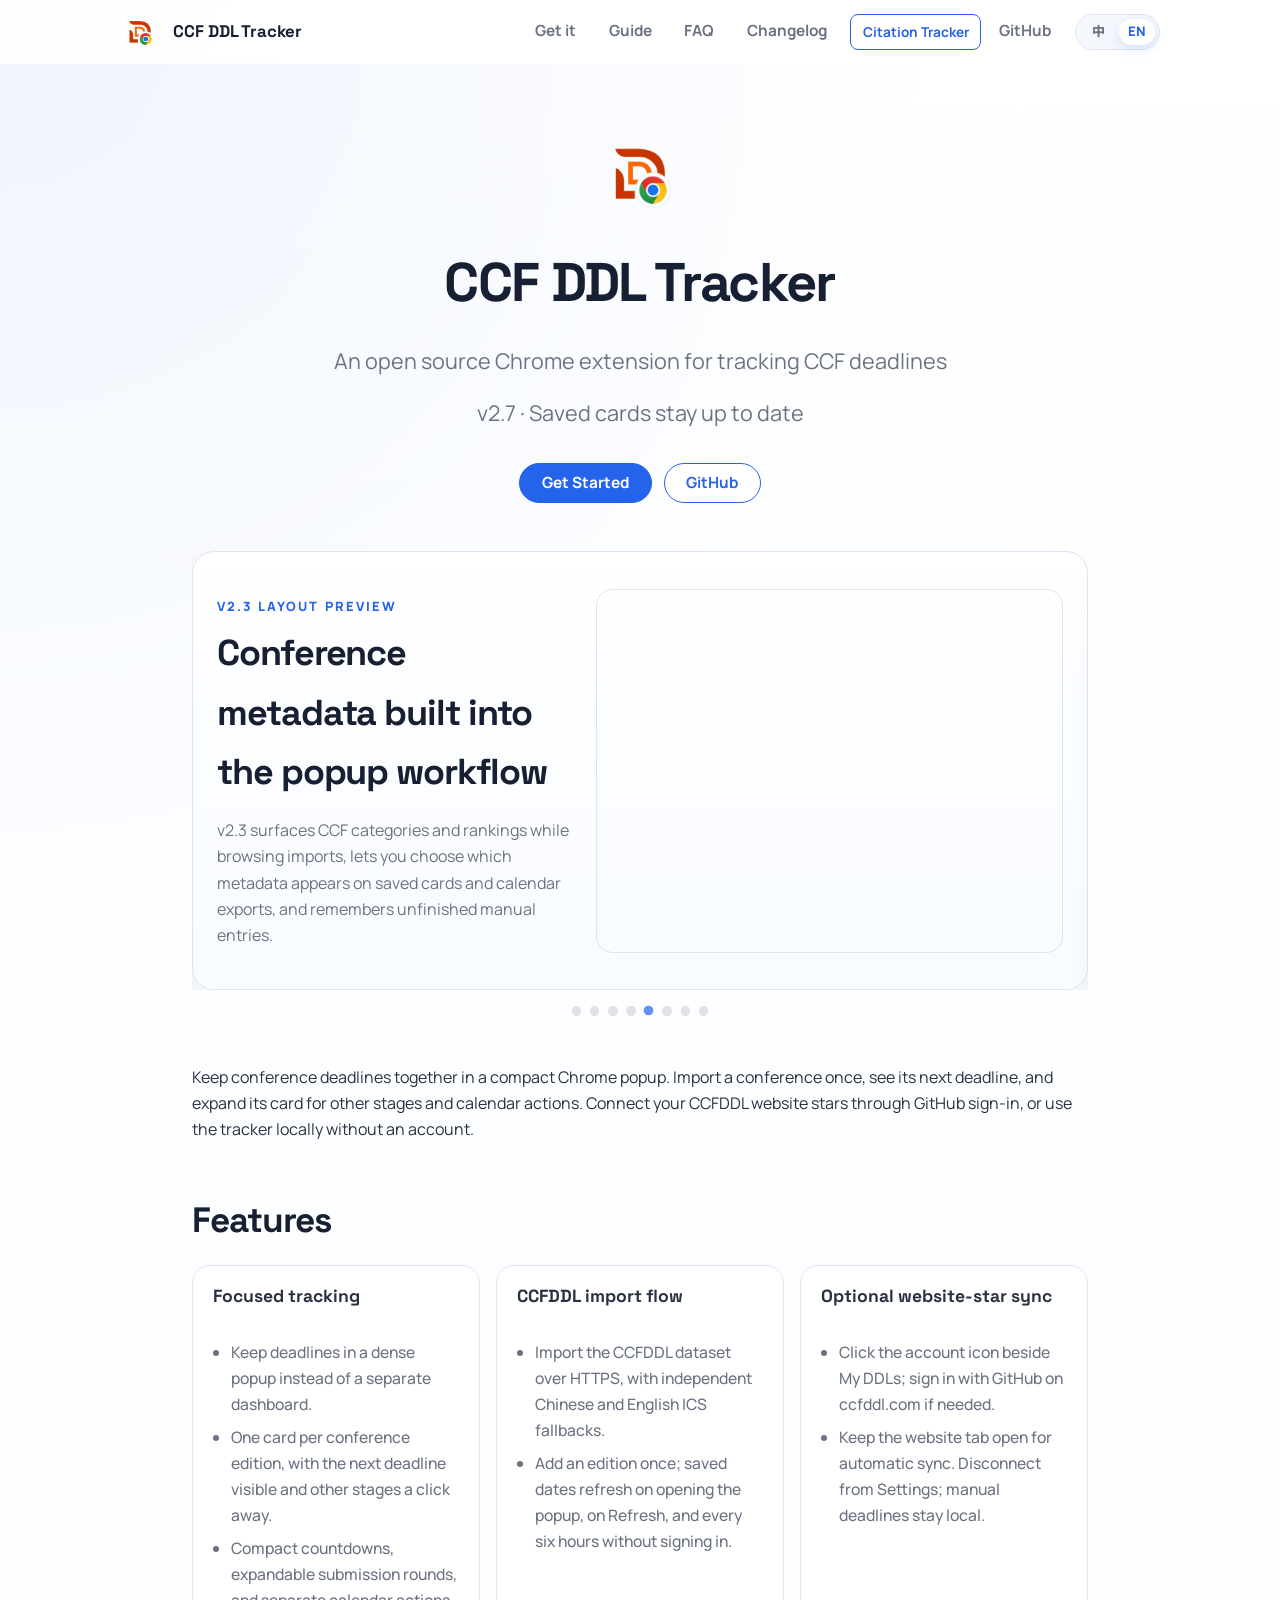
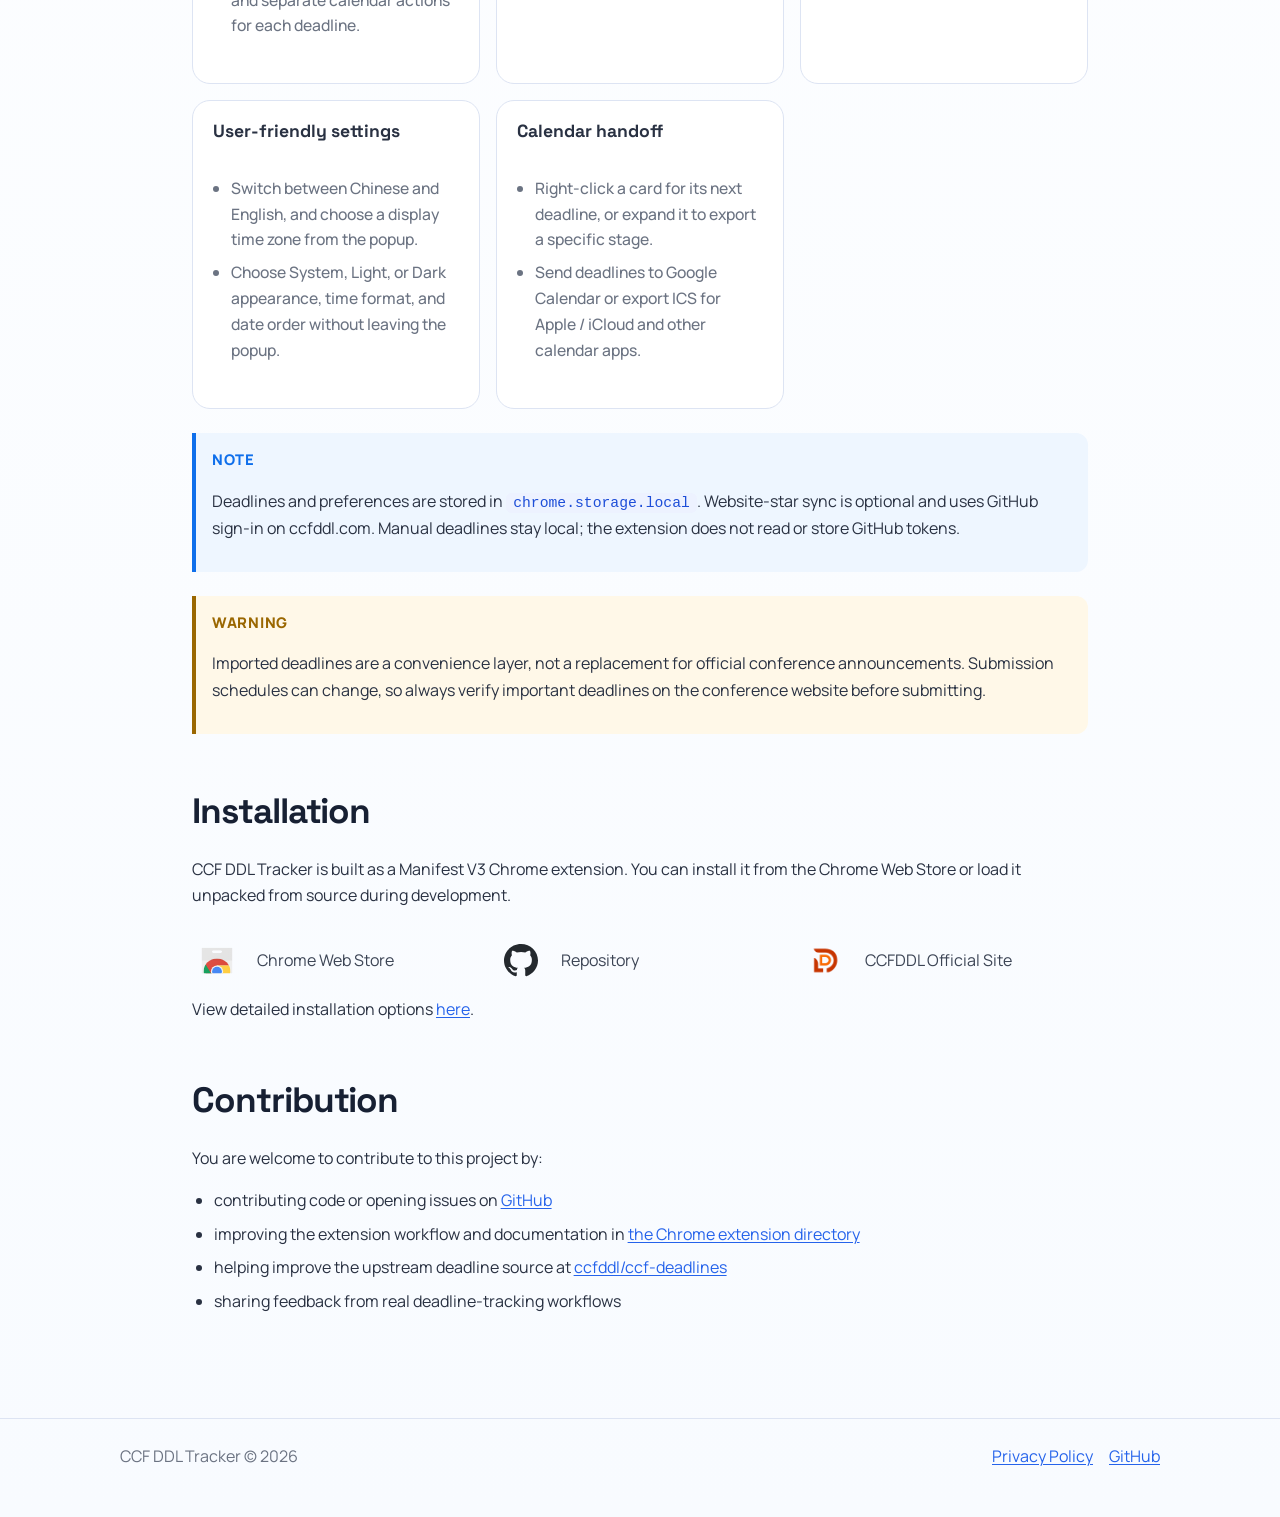
<file: website/index.html>
<!DOCTYPE html>
<html lang="en">
<head>
    <meta charset="UTF-8">
    <meta name="viewport" content="width=device-width, initial-scale=1.0">
    <meta
        name="description"
        content="CCF DDL Tracker v2.7: official deadline refresh, compact conference cards, optional CCFDDL star sync, and calendar exports."
        data-i18n-content="meta.description"
    >
    <title>CCF DDL Tracker: 一键添加和管理你的截止日期</title>
    <link rel="preconnect" href="https://fonts.googleapis.com">
    <link rel="preconnect" href="https://fonts.gstatic.com" crossorigin>
    <link
        href="https://fonts.googleapis.com/css2?family=Manrope:wght@400;500;600;700;800&amp;family=Noto+Sans+SC:wght@400;500;600;700;800&amp;family=Space+Grotesk:wght@500;700&amp;display=swap"
        rel="stylesheet"
    >
    <link rel="icon" href="./favicon-16x16.png?v=20260415-logo-large" type="image/png" sizes="16x16">
    <link rel="icon" href="./favicon-32x32.png?v=20260415-logo-large" type="image/png" sizes="32x32">
    <link rel="shortcut icon" href="./favicon-32x32.png?v=20260415-logo-large" type="image/png">
    <link rel="apple-touch-icon" href="./apple-touch-icon.png?v=20260415-logo-large">
    <link rel="stylesheet" href="./style.css">
</head>
<body class="page-home" data-page="home">
    <header class="site-header">
        <nav class="nav-shell">
            <a class="brand" href="./" aria-label="CCF DDL Tracker home" data-i18n-aria-label="brand.ariaLabel">
                <img
                    src="./ccf-ddl-tracker-logo.png"
                    alt="CCF DDL Tracker logo"
                    width="500"
                    height="500"
                    data-i18n-alt="brand.logoAlt"
                >
                <span>CCF DDL Tracker</span>
            </a>

            <button
                class="menu-toggle"
                type="button"
                aria-expanded="false"
                aria-controls="nav-panel"
                aria-label="Open site navigation"
                data-menu-toggle
                data-i18n-aria-label="menu.ariaLabel"
            >
                <span></span>
                <span></span>
                <span></span>
            </button>

            <div class="nav-panel" id="nav-panel" data-nav-panel>
                <a href="./get-it/" data-i18n="nav.getIt">Get it</a>
                <a href="./guide/" data-i18n="nav.guide">Guide</a>
                <a href="./faq/" data-i18n="nav.faq">FAQ</a>
                <a href="./changelog/" data-i18n="nav.changelog">Changelog</a>
                <a class="nav-badge" href="http://jianchengpan.space/citation-tracker/" target="_blank" rel="noopener noreferrer" data-i18n="nav.citationTracker">Citation Tracker</a>
                <a href="https://github.com/jaychempan/ccf-ddl-tracker" target="_blank" rel="noopener noreferrer" data-i18n="nav.github">GitHub</a>
                <button
                    class="language-toggle"
                    type="button"
                    aria-label="Switch website language"
                    data-lang-toggle
                    data-i18n-aria-label="langToggle.ariaLabel"
                >
                    <span data-lang-option="zh">中</span>
                    <span data-lang-option="en">EN</span>
                </button>
            </div>
        </nav>
    </header>

    <main class="site-main">
        <section class="project-info">
            <picture class="project-icon">
                <img
                    src="./ccf-ddl-tracker-logo.png"
                    alt="CCF DDL Tracker logo"
                    width="500"
                    height="500"
                    data-i18n-alt="brand.logoAlt"
                >
            </picture>
            <h1>CCF DDL Tracker</h1>
            <p class="project-subtitle" data-i18n="home.subtitle">An open source Chrome extension for tracking CCF deadlines</p>
            <p class="project-subtitle" data-i18n="home.release">v2.7 · Saved cards stay up to date</p>
        </section>

        <div class="hero-actions">
            <a class="button button-primary" href="./get-it/" data-i18n="home.primaryCta">Get Started</a>
            <a
                class="button button-secondary"
                href="https://github.com/jaychempan/ccf-ddl-tracker"
                target="_blank"
                rel="noopener noreferrer"
                data-i18n="nav.github"
            >
                GitHub
            </a>
        </div>

        <section class="preview-showcase">
            <div class="preview-scroller" data-preview-scroller>
                <article class="preview-panel" id="preview-v27" data-preview-slide>
                    <div class="preview-copy">
                        <span class="eyebrow" data-i18n="home.preview.v27.eyebrow">Version 2.7</span>
                        <h3 data-i18n="home.preview.v27.title">Saved cards follow deadline changes</h3>
                        <p data-i18n="home.preview.v27.body">Open the popup or click Refresh to sync official deadline changes without signing in. Background checks run every six hours. The image shows the v2.6 card layout as an interface reference, using example dates.</p>
                    </div>
                    <img src="./previewv2.6.png" alt="v2.6 card layout reference for CCF DDL Tracker, with example dates; v2.7 adds official deadline refresh" width="1040" height="800" fetchpriority="high" data-i18n-alt="home.preview.v27.imageAlt">
                </article>

                <article class="preview-panel" id="preview-v26" data-preview-slide>
                    <div class="preview-copy">
                        <span class="eyebrow" data-i18n="home.preview.v26.eyebrow">Version 2.6</span>
                        <h3 data-i18n="home.preview.v26.title">One conference. Every deadline.</h3>
                        <p data-i18n="home.preview.v26.body">Connect CCFDDL stars from the small account icon beside My DDLs. A compact card shows the next deadline; expand it for submission rounds, calendar actions, and individual stages. Light and dark previews use example data.</p>
                    </div>
                    <img src="./previewv2.6.png" alt="CCF DDL Tracker v2.6 light and dark previews showing the account icon, a compact conference card and expanded submission stages, using example dates" width="1040" height="800" loading="lazy" data-i18n-alt="home.preview.v26.imageAlt">
                </article>

                <article class="preview-panel" id="preview-v25" data-preview-slide>
                    <div class="preview-copy">
                        <span class="eyebrow" data-i18n="home.preview.v25.eyebrow">Version 2.5</span>
                        <h3 data-i18n="home.preview.v25.title">Familiar appearance, less startup work</h3>
                        <p data-i18n="home.preview.v25.body">Keep the original toolbar clock and your Light / Dark settings. v2.5 schedules badges when their display changes, loads conference parsing only when you search, and recovers through independent calendar feeds when the main import source fails.</p>
                    </div>
                    <img
                        src="./previewv2.5.svg"
                        alt="Illustration of CCF DDL Tracker v2.5 with the familiar light and dark interface, saved deadlines, theme settings, and local-loading retry"
                        width="1040"
                        height="800"
                        loading="lazy"
                        data-i18n-alt="home.preview.v25.imageAlt"
                    >
                </article>

                <article class="preview-panel" id="preview-v24" data-preview-slide>
                    <div class="preview-copy">
                        <span class="eyebrow" data-i18n="home.preview.v24.eyebrow">Version 2.4</span>
                        <h3 data-i18n="home.preview.v24.title">Your deadlines, in light or dark</h3>
                        <p data-i18n="home.preview.v24.body">
                            Follow your system appearance or choose Light or Dark. v2.4 reduces popup startup
                            work, initializes time-zone settings only when needed, and offers Retry if local
                            data loading fails, without clearing your saved deadlines.
                        </p>
                    </div>
                    <img
                        src="./previewv2.4.svg"
                        alt="Illustration of CCF DDL Tracker v2.4 light and dark appearance with theme settings and a loading retry option"
                        width="1040"
                        height="800"
                        loading="lazy"
                        data-i18n-alt="home.preview.v24.imageAlt"
                    >
                </article>

                <article class="preview-panel" id="preview-v23" data-preview-slide>
                    <div class="preview-copy">
                        <span class="eyebrow" data-i18n="home.preview.eyebrow">v2.3 layout preview</span>
                        <h3 data-i18n="home.preview.title">Conference metadata built into the popup workflow</h3>
                        <p data-i18n="home.preview.body">
                            v2.3 surfaces CCF categories and rankings while browsing imports, lets you choose which
                            metadata appears on saved cards and calendar exports, and remembers unfinished manual entries.
                        </p>
                    </div>
                    <img
                        src="./previewv2.3.png"
                        alt="Preview of the CCF DDL Tracker v2.3 popup"
                        width="3180"
                        height="2475"
                        loading="lazy"
                        data-i18n-alt="home.preview.imageAlt"
                    >
                </article>

                <article class="preview-panel" id="preview-v22" data-preview-slide>
                    <div class="preview-copy">
                        <span class="eyebrow" data-i18n="home.preview.v22.eyebrow">Version 2.2</span>
                        <h3 data-i18n="home.preview.v22.title">Right-click calendar actions</h3>
                        <p data-i18n="home.preview.v22.body">
                            v2.2 added a right-click context menu for deadline cards, with direct export to
                            Google Calendar and Apple-compatible .ics download.
                        </p>
                    </div>
                    <img
                        src="./previewv2.2.png"
                        alt="Preview of the CCF DDL Tracker popup in v2.2"
                        width="3180"
                        height="2475"
                        loading="lazy"
                        data-i18n-alt="home.preview.v22.imageAlt"
                    >
                </article>

                <article class="preview-panel" id="preview-v21" data-preview-slide>
                    <div class="preview-copy">
                        <span class="eyebrow" data-i18n="home.preview.v21.eyebrow">Version 2.1</span>
                        <h3 data-i18n="home.preview.v21.title">Time zone switching that fits real submission workflows</h3>
                        <p data-i18n="home.preview.v21.body">
                            v2.1 added a popup time zone selector, kept imported source time semantics intact,
                            and made manual deadlines save against the zone you selected.
                        </p>
                    </div>
                    <img
                        src="./previewv2.1.png"
                        alt="Preview of the CCF DDL Tracker popup in v2.1"
                        width="3180"
                        height="2475"
                        loading="lazy"
                        data-i18n-alt="home.preview.v21.imageAlt"
                    >
                </article>

                <article class="preview-panel" id="preview-v20" data-preview-slide>
                    <div class="preview-copy">
                        <span class="eyebrow" data-i18n="home.preview.v20.eyebrow">Version 2.0</span>
                        <h3 data-i18n="home.preview.v20.title">A denser popup redesign for faster deadline triage</h3>
                        <p data-i18n="home.preview.v20.body">
                            v2.0 reworked the popup into a tighter layout, kept the import panel visible,
                            added homepage links, and introduced display settings for time and date formats.
                        </p>
                    </div>
                    <img
                        src="./previewv2.0.png"
                        alt="Preview of the CCF DDL Tracker popup in v2.0"
                        width="3231"
                        height="2475"
                        loading="lazy"
                        data-i18n-alt="home.preview.v20.imageAlt"
                    >
                </article>
            </div>

            <div class="preview-dots" role="group" aria-label="Choose a release preview" data-i18n-aria-label="home.preview.tabsLabel">
                <button class="preview-dot is-active" type="button" data-preview-target="0" aria-controls="preview-v27" aria-pressed="true" aria-label="v2.7" title="v2.7"></button>
                <button class="preview-dot" type="button" data-preview-target="1" aria-controls="preview-v26" aria-pressed="false" aria-label="v2.6" title="v2.6"></button>
                <button class="preview-dot" type="button" data-preview-target="2" aria-controls="preview-v25" aria-pressed="false" aria-label="v2.5" title="v2.5"></button>
                <button class="preview-dot" type="button" data-preview-target="3" aria-controls="preview-v24" aria-pressed="false" aria-label="v2.4" title="v2.4"></button>
                <button class="preview-dot" type="button" data-preview-target="4" aria-controls="preview-v23" aria-pressed="false" aria-label="v2.3" title="v2.3"></button>
                <button class="preview-dot" type="button" data-preview-target="5" aria-controls="preview-v22" aria-pressed="false" aria-label="v2.2" title="v2.2"></button>
                <button class="preview-dot" type="button" data-preview-target="6" aria-controls="preview-v21" aria-pressed="false" aria-label="v2.1" title="v2.1"></button>
                <button class="preview-dot" type="button" data-preview-target="7" aria-controls="preview-v20" aria-pressed="false" aria-label="v2.0" title="v2.0"></button>
            </div>
        </section>

        <article class="article-shell">
            <p data-i18n="home.intro">Keep conference deadlines together in a compact Chrome popup. Import a conference once, see its next deadline, and expand its card for other stages and calendar actions. Connect your CCFDDL website stars through GitHub sign-in, or use the tracker locally without an account.</p>

            <h2 data-i18n="home.features.title">Features</h2>
            <div class="home-features">
                <ul>
                    <li>
                        <span class="feature-title" data-i18n="home.features.focused.title">Focused tracking</span>
                        <ul>
                            <li data-i18n="home.features.focused.item1">Keep deadlines in a dense popup instead of a separate dashboard.</li>
                            <li data-i18n="home.features.focused.item2">One card per conference edition, with the next deadline visible and other stages a click away.</li>
                            <li data-i18n="home.features.focused.item3">Compact countdowns, expandable submission rounds, and separate calendar actions for each deadline.</li>
                        </ul>
                    </li>
                    <li>
                        <span class="feature-title" data-i18n="home.features.import.title">CCFDDL import flow</span>
                        <ul>
                            <li data-i18n="home.features.import.item1">Import the CCFDDL dataset over HTTPS, with independent Chinese and English ICS fallbacks.</li>
                            <li data-i18n="home.features.import.item2">Add an edition once; saved dates refresh on opening the popup, on Refresh, and every six hours without signing in.</li>
                        </ul>
                    </li>
                    <li>
                        <span class="feature-title" data-i18n="home.features.sync.title">Optional website-star sync</span>
                        <ul>
                            <li data-i18n="home.features.sync.item1">Click the account icon beside My DDLs; sign in with GitHub on ccfddl.com if needed.</li>
                            <li data-i18n="home.features.sync.item2">Keep the website tab open for automatic sync. Disconnect from Settings; manual deadlines stay local.</li>
                        </ul>
                    </li>
                    <li>
                        <span class="feature-title" data-i18n="home.features.settings.title">User-friendly settings</span>
                        <ul>
                            <li data-i18n="home.features.settings.item1">Switch between Chinese and English, and choose a display time zone from the popup.</li>
                            <li data-i18n="home.features.settings.item2">Choose System, Light, or Dark appearance, time format, and date order without leaving the popup.</li>
                        </ul>
                    </li>
                    <li>
                        <span class="feature-title" data-i18n="home.features.calendar.title">Calendar handoff</span>
                        <ul>
                            <li data-i18n="home.features.calendar.item1">Right-click a card for its next deadline, or expand it to export a specific stage.</li>
                            <li data-i18n="home.features.calendar.item2">Send deadlines to Google Calendar or export ICS for Apple / iCloud and other calendar apps.</li>
                        </ul>
                    </li>
                </ul>
            </div>

            <div class="markdown-alert markdown-alert-note">
                <p class="markdown-alert-title" data-i18n="home.note.title">Note</p>
                <p data-i18n-html="home.note.body">Deadlines and preferences are stored in <code>chrome.storage.local</code>. Website-star sync is optional and uses GitHub sign-in on ccfddl.com. Manual deadlines stay local; the extension does not read or store GitHub tokens.</p>
            </div>

            <div class="markdown-alert markdown-alert-warning">
                <p class="markdown-alert-title" data-i18n="home.warning.title">Warning</p>
                <p data-i18n="home.warning.body">
                    Imported deadlines are a convenience layer, not a replacement for official conference
                    announcements. Submission schedules can change, so always verify important deadlines on
                    the conference website before submitting.
                </p>
            </div>

            <h2 data-i18n="home.install.title">Installation</h2>
            <p data-i18n="home.install.body">
                CCF DDL Tracker is built as a Manifest V3 Chrome extension. You can install it from the
                Chrome Web Store or load it unpacked from source during development.
            </p>

            <div class="button-list">
                <ul>
                    <li>
                        <a
                            href="https://chromewebstore.google.com/detail/fnnpcnlkehcbickmdmepjpjimgcleidd?utm_source=item-share-cb"
                            target="_blank"
                            rel="noopener noreferrer"
                        >
                            <span class="button-logo-slot" aria-hidden="true">
                                <img class="button-logo" src="./logos/chrome-web-store.svg" alt="">
                            </span>
                            <span class="button-label" data-i18n="home.links.chromeWebStore">Chrome Web Store</span>
                        </a>
                    </li>
                    <li>
                        <a
                            href="https://github.com/jaychempan/ccf-ddl-tracker"
                            target="_blank"
                            rel="noopener noreferrer"
                        >
                            <span class="button-logo-slot" aria-hidden="true">
                                <img class="button-logo button-logo-github" src="./logos/github.svg" alt="">
                            </span>
                            <span class="button-label" data-i18n="home.links.repository">Repository</span>
                        </a>
                    </li>
                    <li>
                        <a
                            href="https://ccfddl.com/"
                            target="_blank"
                            rel="noopener noreferrer"
                        >
                            <span class="button-logo-slot" aria-hidden="true">
                                <img class="button-logo button-logo-ccfddl" src="./logos/ccfddl.png" alt="">
                            </span>
                            <span class="button-label" data-i18n="home.links.ccfddl">CCFDDL Official Site</span>
                        </a>
                    </li>
                </ul>
            </div>

            <p data-i18n-html="home.install.more">
                View detailed installation options <a href="./get-it/">here</a>.
            </p>

            <h2 data-i18n="home.contribution.title">Contribution</h2>
            <p data-i18n="home.contribution.lead">You are welcome to contribute to this project by:</p>
            <ul>
                <li data-i18n-html="home.contribution.item1">contributing code or opening issues on <a href="https://github.com/jaychempan/ccf-ddl-tracker" target="_blank" rel="noopener noreferrer">GitHub</a></li>
                <li data-i18n-html="home.contribution.item2">improving the extension workflow and documentation in <a href="https://github.com/jaychempan/ccf-ddl-tracker/tree/main/chrome" target="_blank" rel="noopener noreferrer">the Chrome extension directory</a></li>
                <li data-i18n-html="home.contribution.item3">helping improve the upstream deadline source at <a href="https://github.com/ccfddl/ccf-deadlines" target="_blank" rel="noopener noreferrer">ccfddl/ccf-deadlines</a></li>
                <li data-i18n="home.contribution.item4">sharing feedback from real deadline-tracking workflows</li>
            </ul>
        </article>
    </main>

    <footer class="site-footer">
        <div class="footer-shell">
            <div>CCF DDL Tracker © 2026</div>
            <div class="footer-links">
                <a href="./privacy/" data-i18n="footer.privacy">Privacy Policy</a>
                <a href="https://github.com/jaychempan/ccf-ddl-tracker" target="_blank" rel="noopener noreferrer" data-i18n="nav.github">GitHub</a>
            </div>
        </div>
    </footer>

    <script src="./script.js?v=d96e9c5315ad"></script>
</body>
</html>
</file>
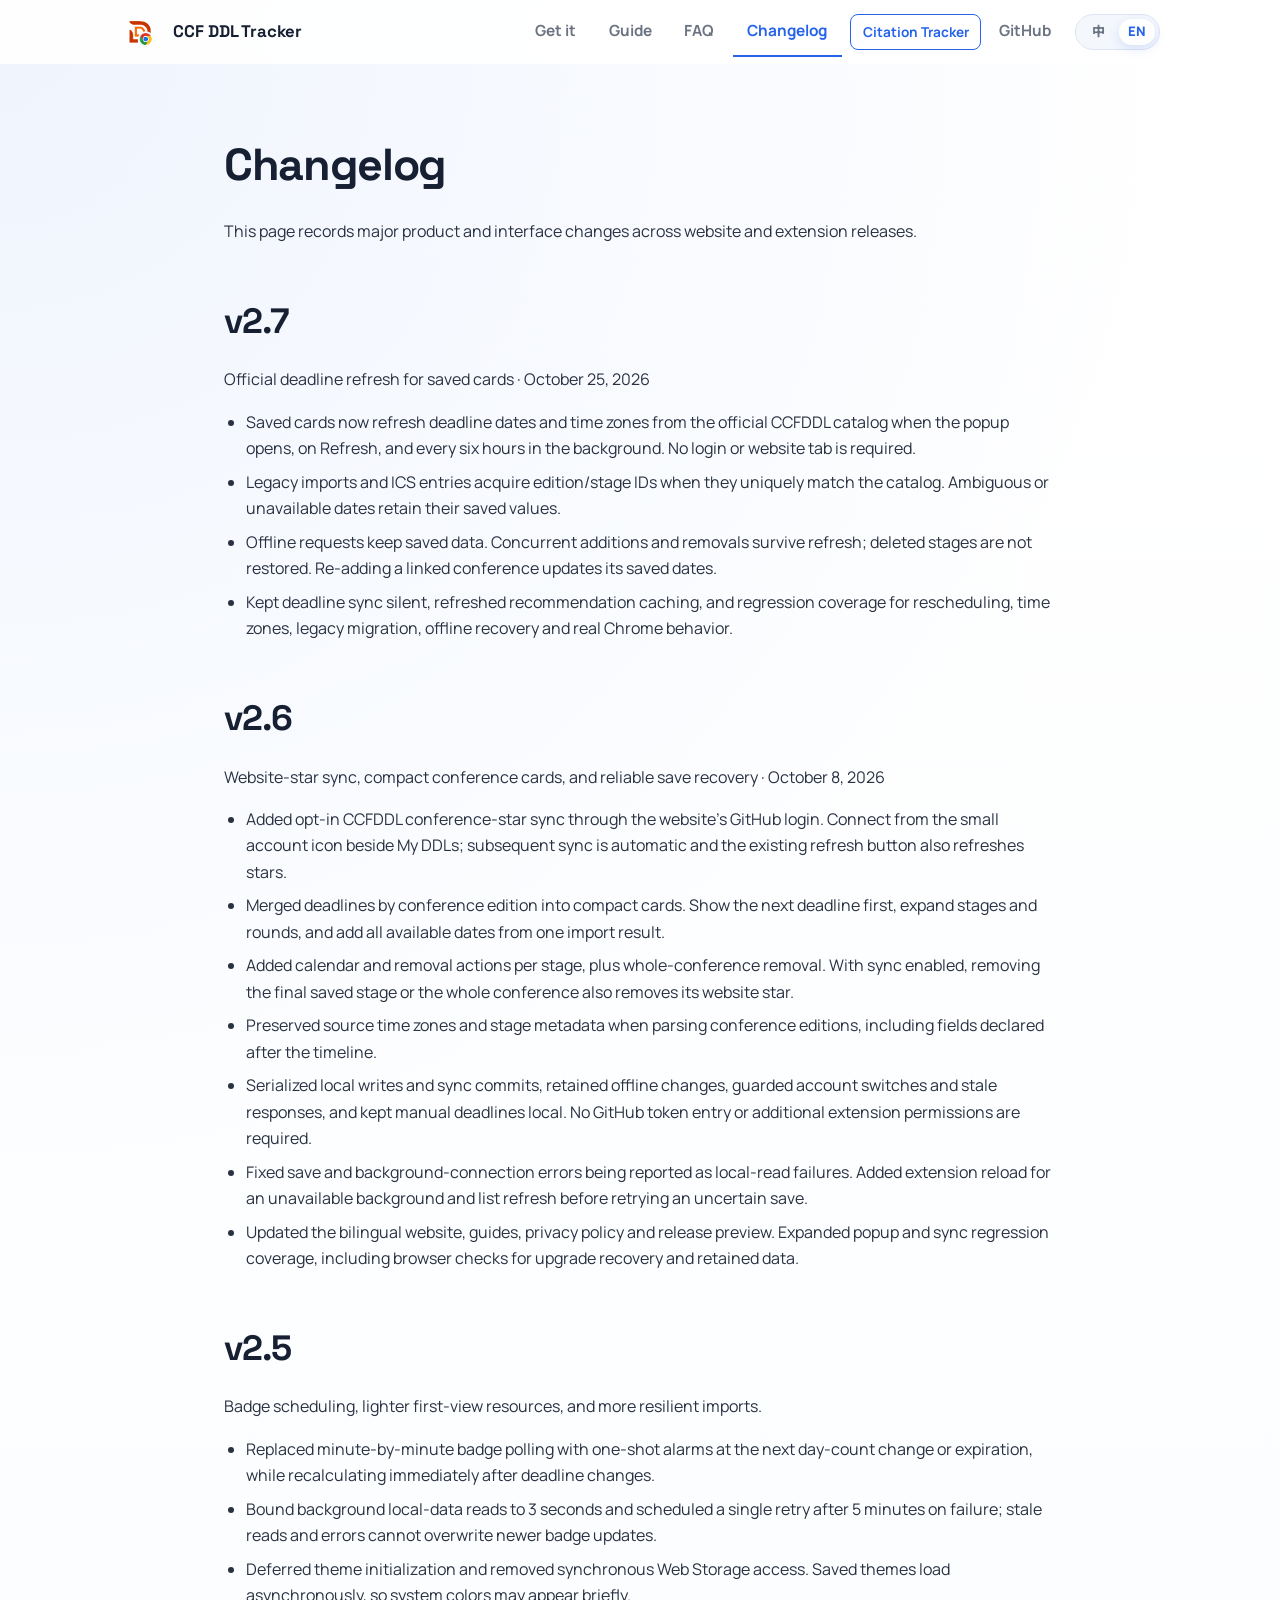
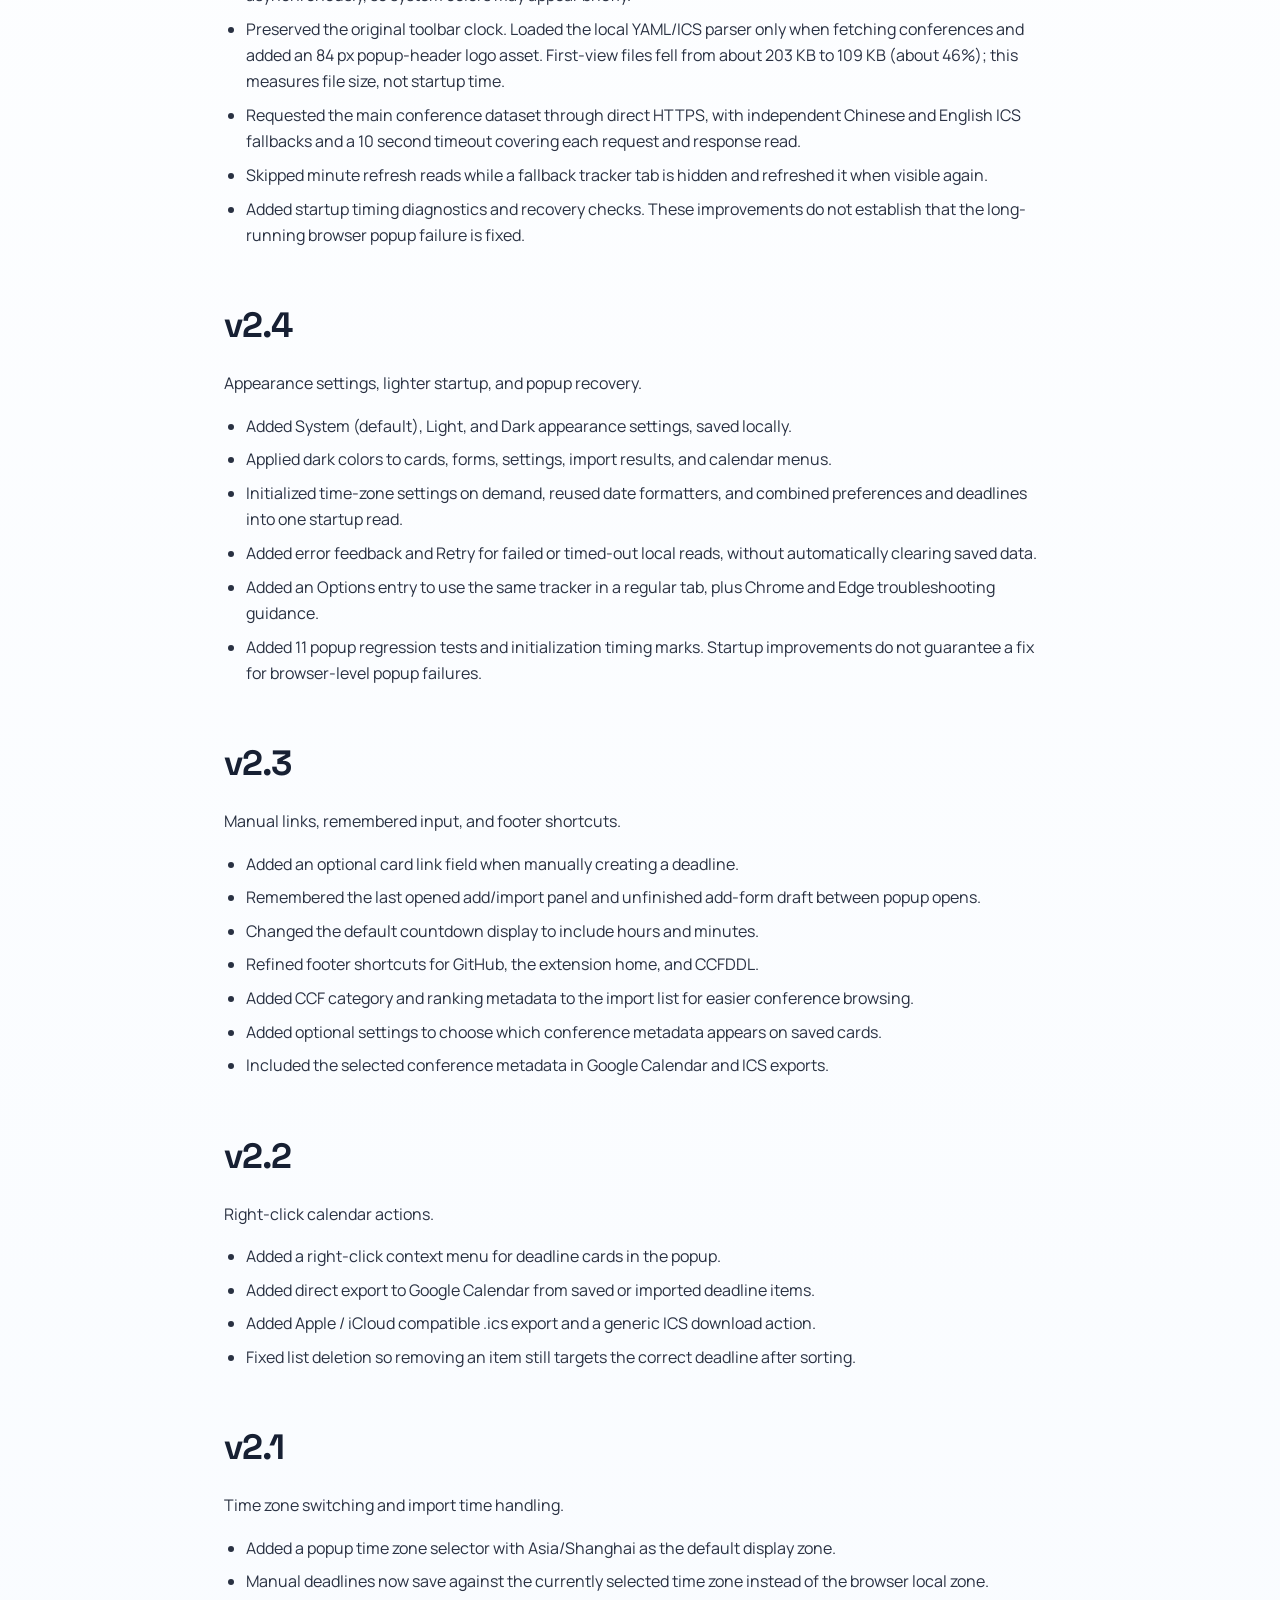
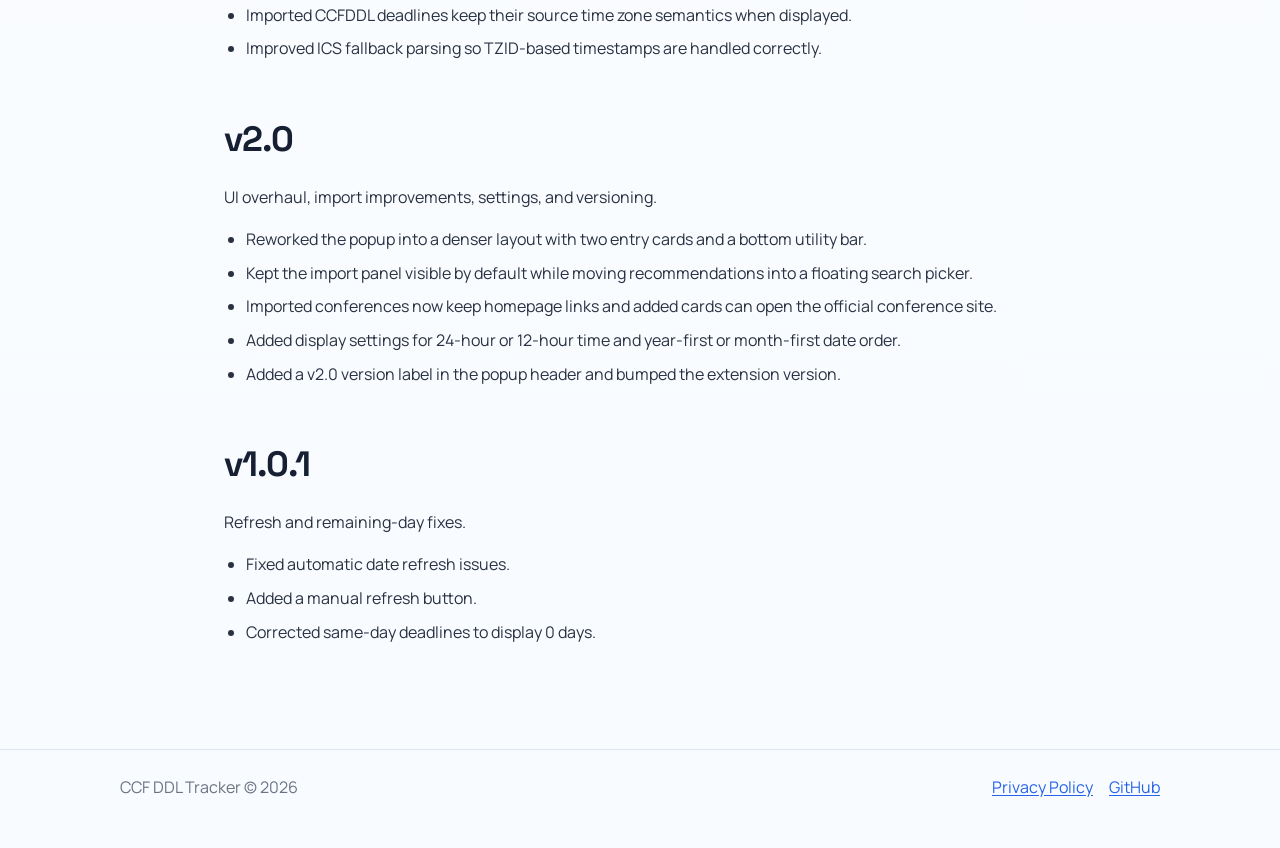
<file: website/changelog/index.html>
<!DOCTYPE html>
<html lang="en">
<head>
    <meta charset="UTF-8">
    <meta name="viewport" content="width=device-width, initial-scale=1.0">
    <meta
        name="description"
        content="Release notes and update history for CCF DDL Tracker."
        data-i18n-content="meta.description"
    >
    <title>CCF DDL Tracker｜Changelog</title>
    <link rel="preconnect" href="https://fonts.googleapis.com">
    <link rel="preconnect" href="https://fonts.gstatic.com" crossorigin>
    <link
        href="https://fonts.googleapis.com/css2?family=Manrope:wght@400;500;600;700;800&amp;family=Noto+Sans+SC:wght@400;500;600;700;800&amp;family=Space+Grotesk:wght@500;700&amp;display=swap"
        rel="stylesheet"
    >
    <link rel="icon" href="../favicon-16x16.png?v=20260415-logo-large" type="image/png" sizes="16x16">
    <link rel="icon" href="../favicon-32x32.png?v=20260415-logo-large" type="image/png" sizes="32x32">
    <link rel="shortcut icon" href="../favicon-32x32.png?v=20260415-logo-large" type="image/png">
    <link rel="apple-touch-icon" href="../apple-touch-icon.png?v=20260415-logo-large">
    <link rel="stylesheet" href="../style.css">
</head>
<body data-page="changelog">
    <header class="site-header">
        <nav class="nav-shell">
            <a class="brand" href="../" aria-label="CCF DDL Tracker home" data-i18n-aria-label="brand.ariaLabel">
                <img
                    src="../ccf-ddl-tracker-logo.png"
                    alt="CCF DDL Tracker logo"
                    width="500"
                    height="500"
                    data-i18n-alt="brand.logoAlt"
                >
                <span>CCF DDL Tracker</span>
            </a>

            <button
                class="menu-toggle"
                type="button"
                aria-expanded="false"
                aria-controls="nav-panel"
                aria-label="Open site navigation"
                data-menu-toggle
                data-i18n-aria-label="menu.ariaLabel"
            >
                <span></span>
                <span></span>
                <span></span>
            </button>

            <div class="nav-panel" id="nav-panel" data-nav-panel>
                <a href="../get-it/" data-i18n="nav.getIt">Get it</a>
                <a href="../guide/" data-i18n="nav.guide">Guide</a>
                <a href="../faq/" data-i18n="nav.faq">FAQ</a>
                <a class="active" aria-current="page" href="../changelog/" data-i18n="nav.changelog">Changelog</a>
                <a class="nav-badge" href="http://jianchengpan.space/citation-tracker/" target="_blank" rel="noopener noreferrer" data-i18n="nav.citationTracker">Citation Tracker</a>
                <a href="https://github.com/jaychempan/ccf-ddl-tracker" target="_blank" rel="noopener noreferrer" data-i18n="nav.github">GitHub</a>
                <button
                    class="language-toggle"
                    type="button"
                    aria-label="Switch website language"
                    data-lang-toggle
                    data-i18n-aria-label="langToggle.ariaLabel"
                >
                    <span data-lang-option="zh">中</span>
                    <span data-lang-option="en">EN</span>
                </button>
            </div>
        </nav>
    </header>

    <main class="site-main">
        <article class="article-shell">
            <h1 data-i18n="changelog.title">Changelog</h1>
            <p data-i18n="changelog.intro">
                This page records major product and interface changes across website and extension releases.
            </p>

            <h2 data-i18n="changelog.v27.title">v2.7</h2>
            <p data-i18n="changelog.v27.subtitle">Official deadline refresh for saved cards · October 25, 2026</p>
            <ul>
                <li data-i18n="changelog.v27.item1">Saved cards now refresh deadline dates and time zones from the official CCFDDL catalog when the popup opens, on Refresh, and every six hours in the background. No login or website tab is required.</li>
                <li data-i18n="changelog.v27.item2">Legacy imports and ICS entries acquire edition/stage IDs when they uniquely match the catalog. Ambiguous or unavailable dates retain their saved values.</li>
                <li data-i18n="changelog.v27.item3">Offline requests keep saved data. Concurrent additions and removals survive refresh; deleted stages are not restored. Re-adding a linked conference updates its saved dates.</li>
                <li data-i18n="changelog.v27.item4">Kept deadline sync silent, refreshed recommendation caching, and regression coverage for rescheduling, time zones, legacy migration, offline recovery and real Chrome behavior.</li>
            </ul>

            <h2 data-i18n="changelog.v26.title">v2.6</h2>
            <p data-i18n="changelog.v26.subtitle">Website-star sync, compact conference cards, and reliable save recovery · October 8, 2026</p>
            <ul>
                <li data-i18n="changelog.v26.item1">Added opt-in CCFDDL conference-star sync through the website’s GitHub login. Connect from the small account icon beside My DDLs; subsequent sync is automatic and the existing refresh button also refreshes stars.</li>
                <li data-i18n="changelog.v26.item2">Merged deadlines by conference edition into compact cards. Show the next deadline first, expand stages and rounds, and add all available dates from one import result.</li>
                <li data-i18n="changelog.v26.item3">Added calendar and removal actions per stage, plus whole-conference removal. With sync enabled, removing the final saved stage or the whole conference also removes its website star.</li>
                <li data-i18n="changelog.v26.item4">Preserved source time zones and stage metadata when parsing conference editions, including fields declared after the timeline.</li>
                <li data-i18n="changelog.v26.item5">Serialized local writes and sync commits, retained offline changes, guarded account switches and stale responses, and kept manual deadlines local. No GitHub token entry or additional extension permissions are required.</li>
                <li data-i18n="changelog.v26.item6">Fixed save and background-connection errors being reported as local-read failures. Added extension reload for an unavailable background and list refresh before retrying an uncertain save.</li>
                <li data-i18n="changelog.v26.item7">Updated the bilingual website, guides, privacy policy and release preview. Expanded popup and sync regression coverage, including browser checks for upgrade recovery and retained data.</li>
            </ul>

            <h2 data-i18n="changelog.v25.title">v2.5</h2>
            <p data-i18n="changelog.v25.subtitle">Badge scheduling, lighter first-view resources, and more resilient imports.</p>
            <ul>
                <li data-i18n="changelog.v25.item1">Replaced minute-by-minute badge polling with one-shot alarms at the next day-count change or expiration, while recalculating immediately after deadline changes.</li>
                <li data-i18n="changelog.v25.item2">Bound background local-data reads to 3 seconds and scheduled a single retry after 5 minutes on failure; stale reads and errors cannot overwrite newer badge updates.</li>
                <li data-i18n="changelog.v25.item3">Deferred theme initialization and removed synchronous Web Storage access. Saved themes load asynchronously, so system colors may appear briefly.</li>
                <li data-i18n="changelog.v25.item4">Preserved the original toolbar clock. Loaded the local YAML/ICS parser only when fetching conferences and added an 84 px popup-header logo asset. First-view files fell from about 203 KB to 109 KB (about 46%); this measures file size, not startup time.</li>
                <li data-i18n="changelog.v25.item5">Requested the main conference dataset through direct HTTPS, with independent Chinese and English ICS fallbacks and a 10 second timeout covering each request and response read.</li>
                <li data-i18n="changelog.v25.item6">Skipped minute refresh reads while a fallback tracker tab is hidden and refreshed it when visible again.</li>
                <li data-i18n="changelog.v25.item7">Added startup timing diagnostics and recovery checks. These improvements do not establish that the long-running browser popup failure is fixed.</li>
            </ul>

            <h2 data-i18n="changelog.v24.title">v2.4</h2>
            <p data-i18n="changelog.v24.subtitle">Appearance settings, lighter startup, and popup recovery.</p>
            <ul>
                <li data-i18n="changelog.v24.item1">Added System (default), Light, and Dark appearance settings, saved locally.</li>
                <li data-i18n="changelog.v24.item2">Applied dark colors to cards, forms, settings, import results, and calendar menus.</li>
                <li data-i18n="changelog.v24.item3">Initialized time-zone settings on demand, reused date formatters, and combined preferences and deadlines into one startup read.</li>
                <li data-i18n="changelog.v24.item4">Added error feedback and Retry for failed or timed-out local reads, without automatically clearing saved data.</li>
                <li data-i18n="changelog.v24.item5">Added an Options entry to use the same tracker in a regular tab, plus Chrome and Edge troubleshooting guidance.</li>
                <li data-i18n="changelog.v24.item6">Added 11 popup regression tests and initialization timing marks. Startup improvements do not guarantee a fix for browser-level popup failures.</li>
            </ul>

            <h2 data-i18n="changelog.v23.title">v2.3</h2>
            <p data-i18n="changelog.v23.subtitle">Manual links, remembered input, and footer shortcuts.</p>
            <ul>
                <li data-i18n="changelog.v23.item1">Added an optional card link field when manually creating a deadline.</li>
                <li data-i18n="changelog.v23.item2">Remembered the last opened add/import panel and unfinished add-form draft between popup opens.</li>
                <li data-i18n="changelog.v23.item3">Changed the default countdown display to include hours and minutes.</li>
                <li data-i18n="changelog.v23.item4">Refined footer shortcuts for GitHub, the extension home, and CCFDDL.</li>
                <li data-i18n="changelog.v23.item5">Added CCF category and ranking metadata to the import list for easier conference browsing.</li>
                <li data-i18n="changelog.v23.item6">Added an optional setting to show conference metadata on saved cards.</li>
                <li data-i18n="changelog.v23.item7">Included conference metadata in Google Calendar and ICS exports.</li>
            </ul>

            <h2 data-i18n="changelog.v22.title">v2.2</h2>
            <p data-i18n="changelog.v22.subtitle">Right-click calendar actions.</p>
            <ul>
                <li data-i18n="changelog.v22.item1">Added a right-click context menu for deadline cards in the popup.</li>
                <li data-i18n="changelog.v22.item2">Added direct export to Google Calendar from saved or imported deadline items.</li>
                <li data-i18n="changelog.v22.item3">Added Apple / iCloud compatible .ics export and a generic ICS download action.</li>
                <li data-i18n="changelog.v22.item4">Fixed list deletion so removing an item still targets the correct deadline after sorting.</li>
            </ul>

            <h2 data-i18n="changelog.v21.title">v2.1</h2>
            <p data-i18n="changelog.v21.subtitle">Time zone switching and import time handling.</p>
            <ul>
                <li data-i18n="changelog.v21.item1">Added a popup time zone selector with Asia/Shanghai as the default display zone.</li>
                <li data-i18n="changelog.v21.item2">Manual deadlines now save against the currently selected time zone instead of the browser local zone.</li>
                <li data-i18n="changelog.v21.item3">Imported CCFDDL deadlines keep their source time zone semantics when displayed.</li>
                <li data-i18n="changelog.v21.item4">Improved ICS fallback parsing so TZID-based timestamps are handled correctly.</li>
            </ul>

            <h2 data-i18n="changelog.v2.title">v2.0</h2>
            <p data-i18n="changelog.v2.subtitle">UI overhaul, import improvements, settings, and versioning.</p>
            <ul>
                <li data-i18n="changelog.v2.item1">Reworked the popup into a denser layout with two entry cards and a bottom utility bar.</li>
                <li data-i18n="changelog.v2.item2">Kept the import panel visible by default while moving recommendations into a floating search picker.</li>
                <li data-i18n="changelog.v2.item3">Imported conferences now keep homepage links and added cards can open the official conference site.</li>
                <li data-i18n="changelog.v2.item4">Added display settings for 24-hour or 12-hour time and year-first or month-first date order.</li>
                <li data-i18n="changelog.v2.item5">Added a v2.0 version label in the popup header and bumped the extension version.</li>
            </ul>

            <h2 data-i18n="changelog.v101.title">v1.0.1</h2>
            <p data-i18n="changelog.v101.subtitle">Refresh and remaining-day fixes.</p>
            <ul>
                <li data-i18n="changelog.v101.item1">Fixed automatic date refresh issues.</li>
                <li data-i18n="changelog.v101.item2">Added a manual refresh button.</li>
                <li data-i18n="changelog.v101.item3">Corrected same-day deadlines to display 0 days.</li>
            </ul>
        </article>
    </main>

    <footer class="site-footer">
        <div class="footer-shell">
            <div>CCF DDL Tracker © 2026</div>
            <div class="footer-links">
                <a href="../privacy/" data-i18n="footer.privacy">Privacy Policy</a>
                <a href="https://github.com/jaychempan/ccf-ddl-tracker" target="_blank" rel="noopener noreferrer" data-i18n="nav.github">GitHub</a>
            </div>
        </div>
    </footer>

    <script src="../script.js?v=d96e9c5315ad"></script>
</body>
</html>
</file>
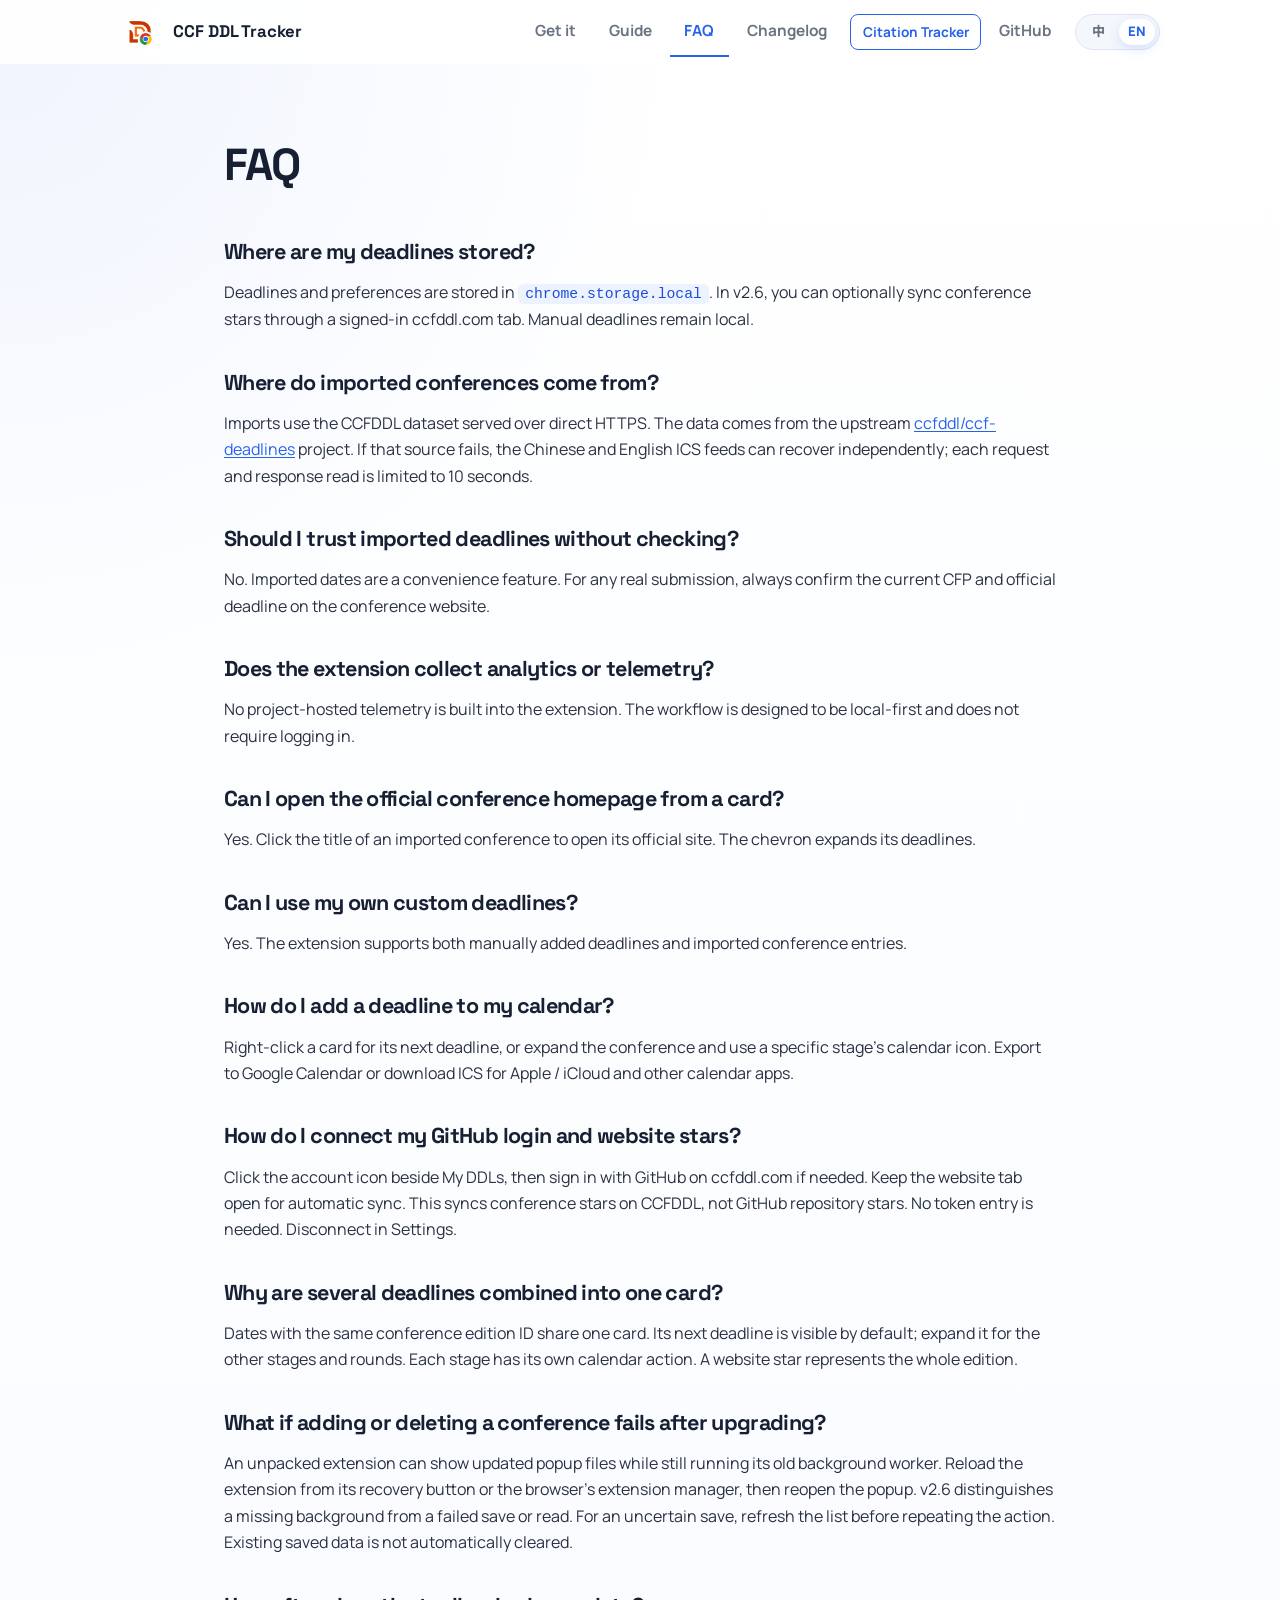
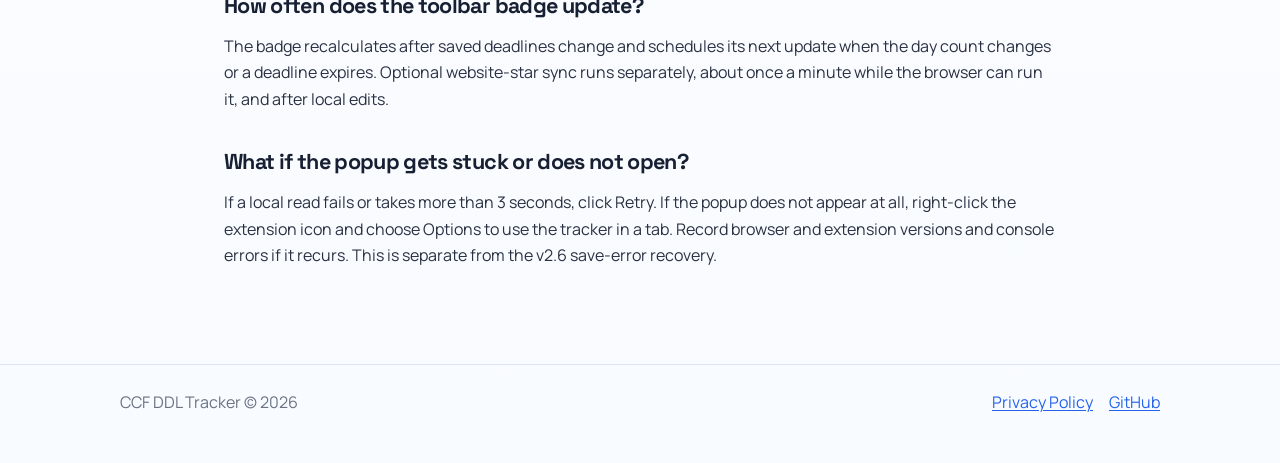
<file: website/faq/index.html>
<!DOCTYPE html>
<html lang="en">
<head>
    <meta charset="UTF-8">
    <meta name="viewport" content="width=device-width, initial-scale=1.0">
    <meta
        name="description"
        content="Frequently asked questions about CCF DDL Tracker."
        data-i18n-content="meta.description"
    >
    <title>CCF DDL Tracker｜FAQ</title>
    <link rel="preconnect" href="https://fonts.googleapis.com">
    <link rel="preconnect" href="https://fonts.gstatic.com" crossorigin>
    <link
        href="https://fonts.googleapis.com/css2?family=Manrope:wght@400;500;600;700;800&amp;family=Noto+Sans+SC:wght@400;500;600;700;800&amp;family=Space+Grotesk:wght@500;700&amp;display=swap"
        rel="stylesheet"
    >
    <link rel="icon" href="../favicon-16x16.png?v=20260415-logo-large" type="image/png" sizes="16x16">
    <link rel="icon" href="../favicon-32x32.png?v=20260415-logo-large" type="image/png" sizes="32x32">
    <link rel="shortcut icon" href="../favicon-32x32.png?v=20260415-logo-large" type="image/png">
    <link rel="apple-touch-icon" href="../apple-touch-icon.png?v=20260415-logo-large">
    <link rel="stylesheet" href="../style.css">
</head>
<body data-page="faq">
    <header class="site-header">
        <nav class="nav-shell">
            <a class="brand" href="../" aria-label="CCF DDL Tracker home" data-i18n-aria-label="brand.ariaLabel">
                <img
                    src="../ccf-ddl-tracker-logo.png"
                    alt="CCF DDL Tracker logo"
                    width="500"
                    height="500"
                    data-i18n-alt="brand.logoAlt"
                >
                <span>CCF DDL Tracker</span>
            </a>

            <button
                class="menu-toggle"
                type="button"
                aria-expanded="false"
                aria-controls="nav-panel"
                aria-label="Open site navigation"
                data-menu-toggle
                data-i18n-aria-label="menu.ariaLabel"
            >
                <span></span>
                <span></span>
                <span></span>
            </button>

            <div class="nav-panel" id="nav-panel" data-nav-panel>
                <a href="../get-it/" data-i18n="nav.getIt">Get it</a>
                <a href="../guide/" data-i18n="nav.guide">Guide</a>
                <a class="active" aria-current="page" href="../faq/" data-i18n="nav.faq">FAQ</a>
                <a href="../changelog/" data-i18n="nav.changelog">Changelog</a>
                <a class="nav-badge" href="http://jianchengpan.space/citation-tracker/" target="_blank" rel="noopener noreferrer" data-i18n="nav.citationTracker">Citation Tracker</a>
                <a href="https://github.com/jaychempan/ccf-ddl-tracker" target="_blank" rel="noopener noreferrer" data-i18n="nav.github">GitHub</a>
                <button
                    class="language-toggle"
                    type="button"
                    aria-label="Switch website language"
                    data-lang-toggle
                    data-i18n-aria-label="langToggle.ariaLabel"
                >
                    <span data-lang-option="zh">中</span>
                    <span data-lang-option="en">EN</span>
                </button>
            </div>
        </nav>
    </header>

    <main class="site-main">
        <article class="article-shell">
            <h1 data-i18n="faq.title">FAQ</h1>

            <h3 data-i18n="faq.q1">Where are my deadlines stored?</h3>
            <p data-i18n-html="faq.a1">Deadlines and preferences are stored in <code>chrome.storage.local</code>. In v2.6, you can optionally sync conference stars through a signed-in ccfddl.com tab. Manual deadlines remain local.</p>

            <h3 data-i18n="faq.q2">Where do imported conferences come from?</h3>
            <p data-i18n-html="faq.a2">Imports use the CCFDDL dataset served over direct HTTPS. The data comes from the upstream <a href="https://github.com/ccfddl/ccf-deadlines" target="_blank" rel="noopener noreferrer">ccfddl/ccf-deadlines</a> project. If that source fails, the Chinese and English ICS feeds can recover independently; each request and response read is limited to 10 seconds.</p>

            <h3 data-i18n="faq.q3">Should I trust imported deadlines without checking?</h3>
            <p data-i18n="faq.a3">
                No. Imported dates are a convenience feature. For any real submission, always confirm
                the current CFP and official deadline on the conference website.
            </p>

            <h3 data-i18n="faq.q4">Does the extension collect analytics or telemetry?</h3>
            <p data-i18n="faq.a4">
                No project-hosted telemetry is built into the extension. The workflow is designed to be
                local-first and does not require logging in.
            </p>

            <h3 data-i18n="faq.q5">Can I open the official conference homepage from a card?</h3>
            <p data-i18n="faq.a5">Yes. Click the title of an imported conference to open its official site. The chevron expands its deadlines.</p>

            <h3 data-i18n="faq.q6">Can I use my own custom deadlines?</h3>
            <p data-i18n="faq.a6">
                Yes. The extension supports both manually added deadlines and imported conference entries.
            </p>

            <h3 data-i18n="faq.q7">How do I add a deadline to my calendar?</h3>
            <p data-i18n="faq.a7">Right-click a card for its next deadline, or expand the conference and use a specific stage’s calendar icon. Export to Google Calendar or download ICS for Apple / iCloud and other calendar apps.</p>
            <h3 data-i18n="faq.q10">How do I connect my GitHub login and website stars?</h3>
            <p data-i18n="faq.a10">Click the account icon beside My DDLs, then sign in with GitHub on ccfddl.com if needed. Keep the website tab open for automatic sync. This syncs conference stars on CCFDDL, not GitHub repository stars. No token entry is needed. Disconnect in Settings.</p>

            <h3 data-i18n="faq.q11">Why are several deadlines combined into one card?</h3>
            <p data-i18n="faq.a11">Dates with the same conference edition ID share one card. Its next deadline is visible by default; expand it for the other stages and rounds. Each stage has its own calendar action. A website star represents the whole edition.</p>

            <h3 data-i18n="faq.q12">What if adding or deleting a conference fails after upgrading?</h3>
            <p data-i18n="faq.a12">An unpacked extension can show updated popup files while still running its old background worker. Reload the extension from its recovery button or the browser’s extension manager, then reopen the popup. v2.6 distinguishes a missing background from a failed save or read. For an uncertain save, refresh the list before repeating the action. Existing saved data is not automatically cleared.</p>


            <h3 data-i18n="faq.q9">How often does the toolbar badge update?</h3>
            <p data-i18n="faq.a9">The badge recalculates after saved deadlines change and schedules its next update when the day count changes or a deadline expires. Optional website-star sync runs separately, about once a minute while the browser can run it, and after local edits.</p>

            <h3 data-i18n="faq.q8">What if the popup gets stuck or does not open?</h3>
            <p data-i18n="faq.a8">If a local read fails or takes more than 3 seconds, click Retry. If the popup does not appear at all, right-click the extension icon and choose Options to use the tracker in a tab. Record browser and extension versions and console errors if it recurs. This is separate from the v2.6 save-error recovery.</p>
        </article>
    </main>

    <footer class="site-footer">
        <div class="footer-shell">
            <div>CCF DDL Tracker © 2026</div>
            <div class="footer-links">
                <a href="../privacy/" data-i18n="footer.privacy">Privacy Policy</a>
                <a href="https://github.com/jaychempan/ccf-ddl-tracker" target="_blank" rel="noopener noreferrer" data-i18n="nav.github">GitHub</a>
            </div>
        </div>
    </footer>

    <script src="../script.js?v=d96e9c5315ad"></script>
</body>
</html>
</file>
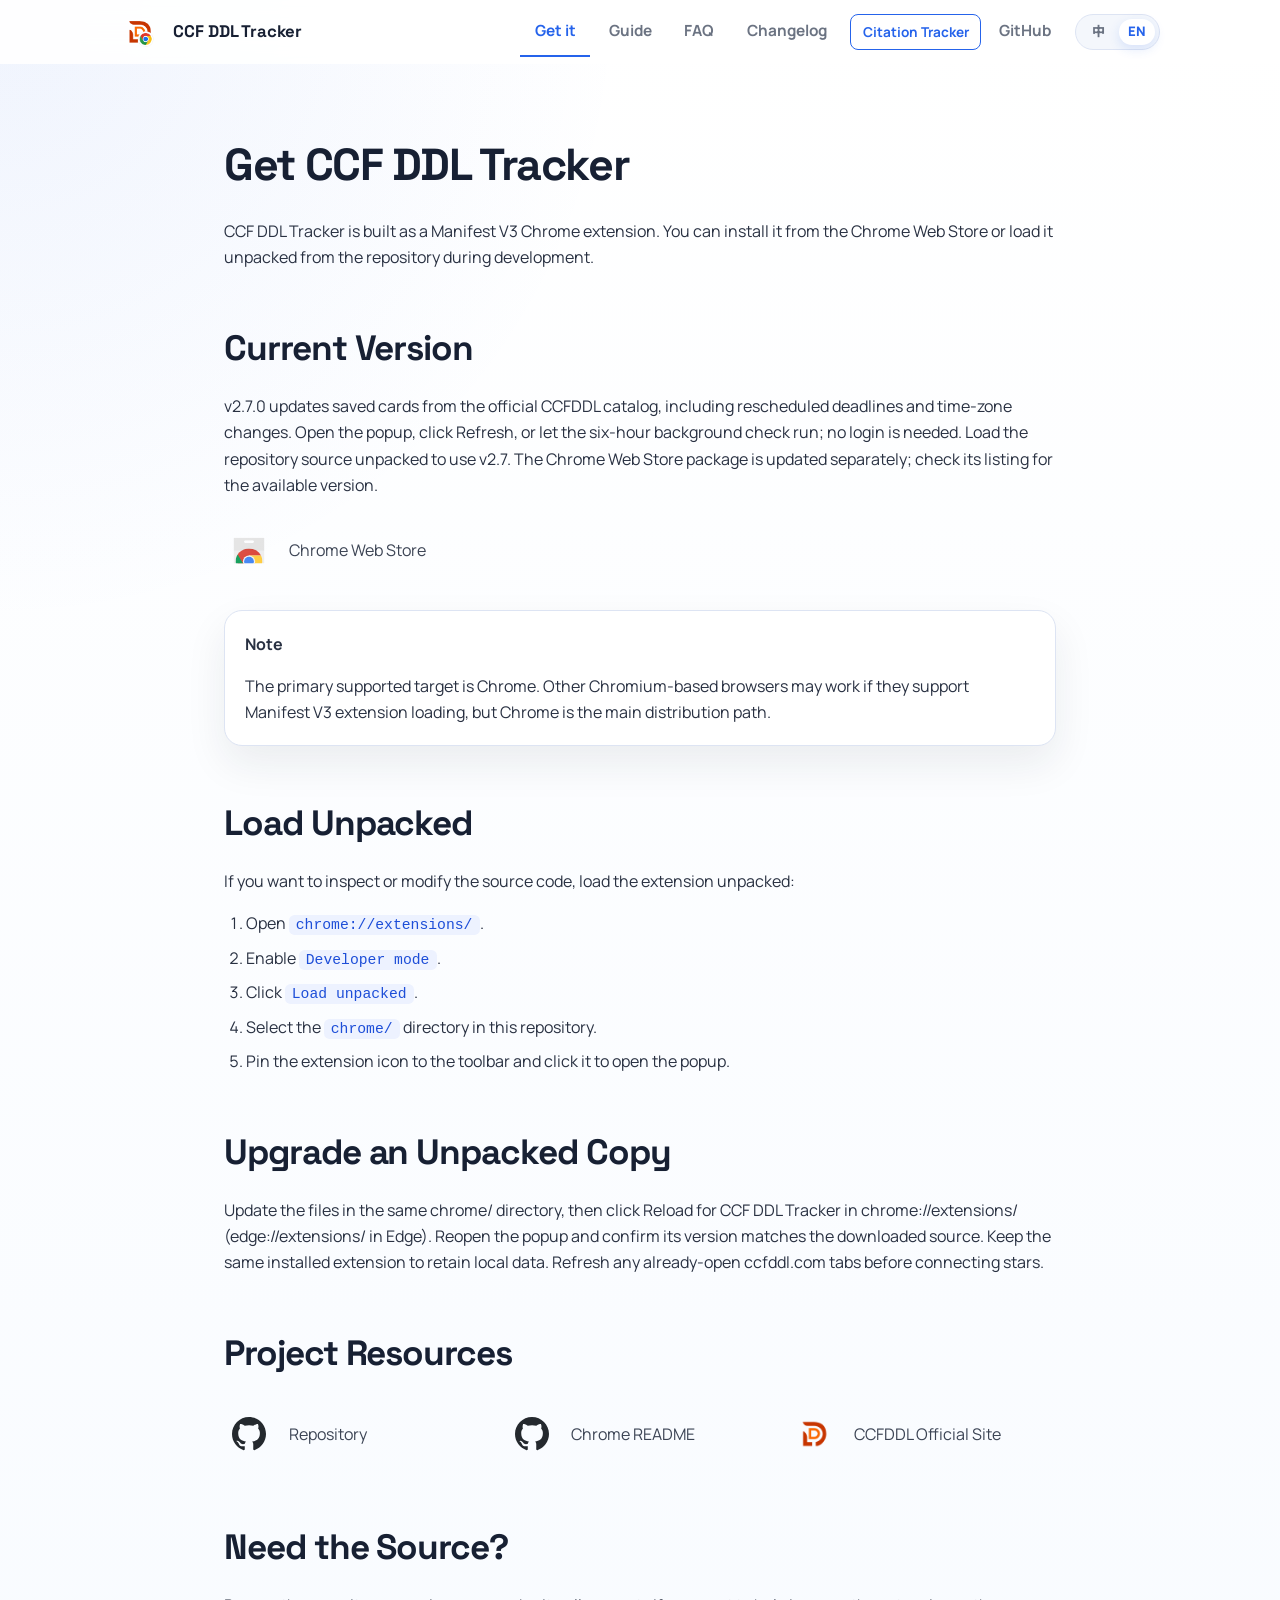
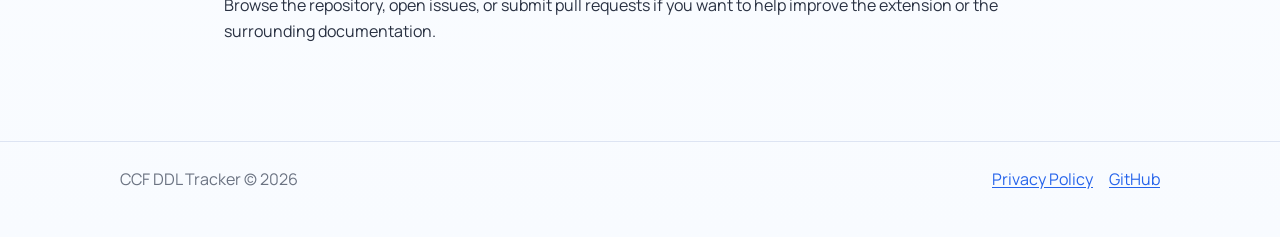
<file: website/get-it/index.html>
<!DOCTYPE html>
<html lang="en">
<head>
    <meta charset="UTF-8">
    <meta name="viewport" content="width=device-width, initial-scale=1.0">
    <meta
        name="description"
        content="Install CCF DDL Tracker from the Chrome Web Store or load it unpacked from source."
        data-i18n-content="meta.description"
    >
    <title>CCF DDL Tracker｜Get it</title>
    <link rel="preconnect" href="https://fonts.googleapis.com">
    <link rel="preconnect" href="https://fonts.gstatic.com" crossorigin>
    <link
        href="https://fonts.googleapis.com/css2?family=Manrope:wght@400;500;600;700;800&amp;family=Noto+Sans+SC:wght@400;500;600;700;800&amp;family=Space+Grotesk:wght@500;700&amp;display=swap"
        rel="stylesheet"
    >
    <link rel="icon" href="../favicon-16x16.png?v=20260415-logo-large" type="image/png" sizes="16x16">
    <link rel="icon" href="../favicon-32x32.png?v=20260415-logo-large" type="image/png" sizes="32x32">
    <link rel="shortcut icon" href="../favicon-32x32.png?v=20260415-logo-large" type="image/png">
    <link rel="apple-touch-icon" href="../apple-touch-icon.png?v=20260415-logo-large">
    <link rel="stylesheet" href="../style.css">
</head>
<body data-page="getIt">
    <header class="site-header">
        <nav class="nav-shell">
            <a class="brand" href="../" aria-label="CCF DDL Tracker home" data-i18n-aria-label="brand.ariaLabel">
                <img
                    src="../ccf-ddl-tracker-logo.png"
                    alt="CCF DDL Tracker logo"
                    width="500"
                    height="500"
                    data-i18n-alt="brand.logoAlt"
                >
                <span>CCF DDL Tracker</span>
            </a>

            <button
                class="menu-toggle"
                type="button"
                aria-expanded="false"
                aria-controls="nav-panel"
                aria-label="Open site navigation"
                data-menu-toggle
                data-i18n-aria-label="menu.ariaLabel"
            >
                <span></span>
                <span></span>
                <span></span>
            </button>

            <div class="nav-panel" id="nav-panel" data-nav-panel>
                <a class="active" aria-current="page" href="../get-it/" data-i18n="nav.getIt">Get it</a>
                <a href="../guide/" data-i18n="nav.guide">Guide</a>
                <a href="../faq/" data-i18n="nav.faq">FAQ</a>
                <a href="../changelog/" data-i18n="nav.changelog">Changelog</a>
                <a class="nav-badge" href="http://jianchengpan.space/citation-tracker/" target="_blank" rel="noopener noreferrer" data-i18n="nav.citationTracker">Citation Tracker</a>
                <a href="https://github.com/jaychempan/ccf-ddl-tracker" target="_blank" rel="noopener noreferrer" data-i18n="nav.github">GitHub</a>
                <button
                    class="language-toggle"
                    type="button"
                    aria-label="Switch website language"
                    data-lang-toggle
                    data-i18n-aria-label="langToggle.ariaLabel"
                >
                    <span data-lang-option="zh">中</span>
                    <span data-lang-option="en">EN</span>
                </button>
            </div>
        </nav>
    </header>

    <main class="site-main">
        <article class="article-shell">
            <h1 data-i18n="getIt.title">Get CCF DDL Tracker</h1>
            <p data-i18n="getIt.intro">
                CCF DDL Tracker is built as a Manifest V3 Chrome extension. You can install it from
                the Chrome Web Store or load it unpacked from the repository during development.
            </p>

            <h2 data-i18n="getIt.release.title">Current Version</h2>
            <p data-i18n="getIt.release.body">v2.7.0 updates saved cards from the official CCFDDL catalog, including rescheduled deadlines and time-zone changes. Open the popup, click Refresh, or let the six-hour background check run; no login is needed. Load the repository source unpacked to use v2.7. The Chrome Web Store package is updated separately; check its listing for the available version.</p>
            <div class="button-list">
                <ul>
                    <li>
                        <a
                            href="https://chromewebstore.google.com/detail/fnnpcnlkehcbickmdmepjpjimgcleidd?utm_source=item-share-cb"
                            target="_blank"
                            rel="noopener noreferrer"
                        >
                            <span class="button-logo-slot" aria-hidden="true">
                                <img class="button-logo" src="../logos/chrome-web-store.svg" alt="">
                            </span>
                            <span class="button-label" data-i18n="getIt.links.chromeWebStore">Chrome Web Store</span>
                        </a>
                    </li>
                </ul>
            </div>

            <div class="panel">
                <p><strong data-i18n="getIt.note.title">Note</strong></p>
                <p data-i18n="getIt.note.body">
                    The primary supported target is Chrome. Other Chromium-based browsers may work if
                    they support Manifest V3 extension loading, but Chrome is the main distribution path.
                </p>
            </div>

            <h2 data-i18n="getIt.unpack.title">Load Unpacked</h2>
            <p data-i18n="getIt.unpack.body">
                If you want to inspect or modify the source code, load the extension unpacked:
            </p>
            <ol>
                <li data-i18n-html="getIt.unpack.step1">Open <code>chrome://extensions/</code>.</li>
                <li data-i18n-html="getIt.unpack.step2">Enable <code>Developer mode</code>.</li>
                <li data-i18n-html="getIt.unpack.step3">Click <code>Load unpacked</code>.</li>
                <li data-i18n-html="getIt.unpack.step4">Select the <code>chrome/</code> directory in this repository.</li>
                <li data-i18n="getIt.unpack.step5">Pin the extension icon to the toolbar and click it to open the popup.</li>
            </ol>

            <h2 data-i18n="getIt.upgrade.title">Upgrade an Unpacked Copy</h2>
            <p data-i18n="getIt.upgrade.body">Update the files in the same chrome/ directory, then click Reload for CCF DDL Tracker in chrome://extensions/ (edge://extensions/ in Edge). Reopen the popup and confirm its version matches the downloaded source. Keep the same installed extension to retain local data. Refresh any already-open ccfddl.com tabs before connecting stars.</p>

            <h2 data-i18n="getIt.resources.title">Project Resources</h2>
            <div class="button-list">
                <ul>
                    <li>
                        <a href="https://github.com/jaychempan/ccf-ddl-tracker" target="_blank" rel="noopener noreferrer">
                            <span class="button-logo-slot" aria-hidden="true">
                                <img class="button-logo button-logo-github" src="../logos/github.svg" alt="">
                            </span>
                            <span class="button-label" data-i18n="getIt.links.repository">Repository</span>
                        </a>
                    </li>
                    <li>
                        <a href="https://github.com/jaychempan/ccf-ddl-tracker/blob/main/chrome/README.md" target="_blank" rel="noopener noreferrer">
                            <span class="button-logo-slot" aria-hidden="true">
                                <img class="button-logo button-logo-github" src="../logos/github.svg" alt="">
                            </span>
                            <span class="button-label" data-i18n="getIt.links.chromeReadme">Chrome README</span>
                        </a>
                    </li>
                    <li>
                        <a href="https://ccfddl.com/" target="_blank" rel="noopener noreferrer">
                            <span class="button-logo-slot" aria-hidden="true">
                                <img class="button-logo button-logo-ccfddl" src="../logos/ccfddl.png" alt="">
                            </span>
                            <span class="button-label" data-i18n="getIt.links.ccfddl">CCFDDL Official Site</span>
                        </a>
                    </li>
                </ul>
            </div>

            <h2 data-i18n="getIt.source.title">Need the Source?</h2>
            <p data-i18n="getIt.source.body">
                Browse the repository, open issues, or submit pull requests if you want to help improve
                the extension or the surrounding documentation.
            </p>
        </article>
    </main>

    <footer class="site-footer">
        <div class="footer-shell">
            <div>CCF DDL Tracker © 2026</div>
            <div class="footer-links">
                <a href="../privacy/" data-i18n="footer.privacy">Privacy Policy</a>
                <a href="https://github.com/jaychempan/ccf-ddl-tracker" target="_blank" rel="noopener noreferrer" data-i18n="nav.github">GitHub</a>
            </div>
        </div>
    </footer>

    <script src="../script.js?v=d96e9c5315ad"></script>
</body>
</html>
</file>
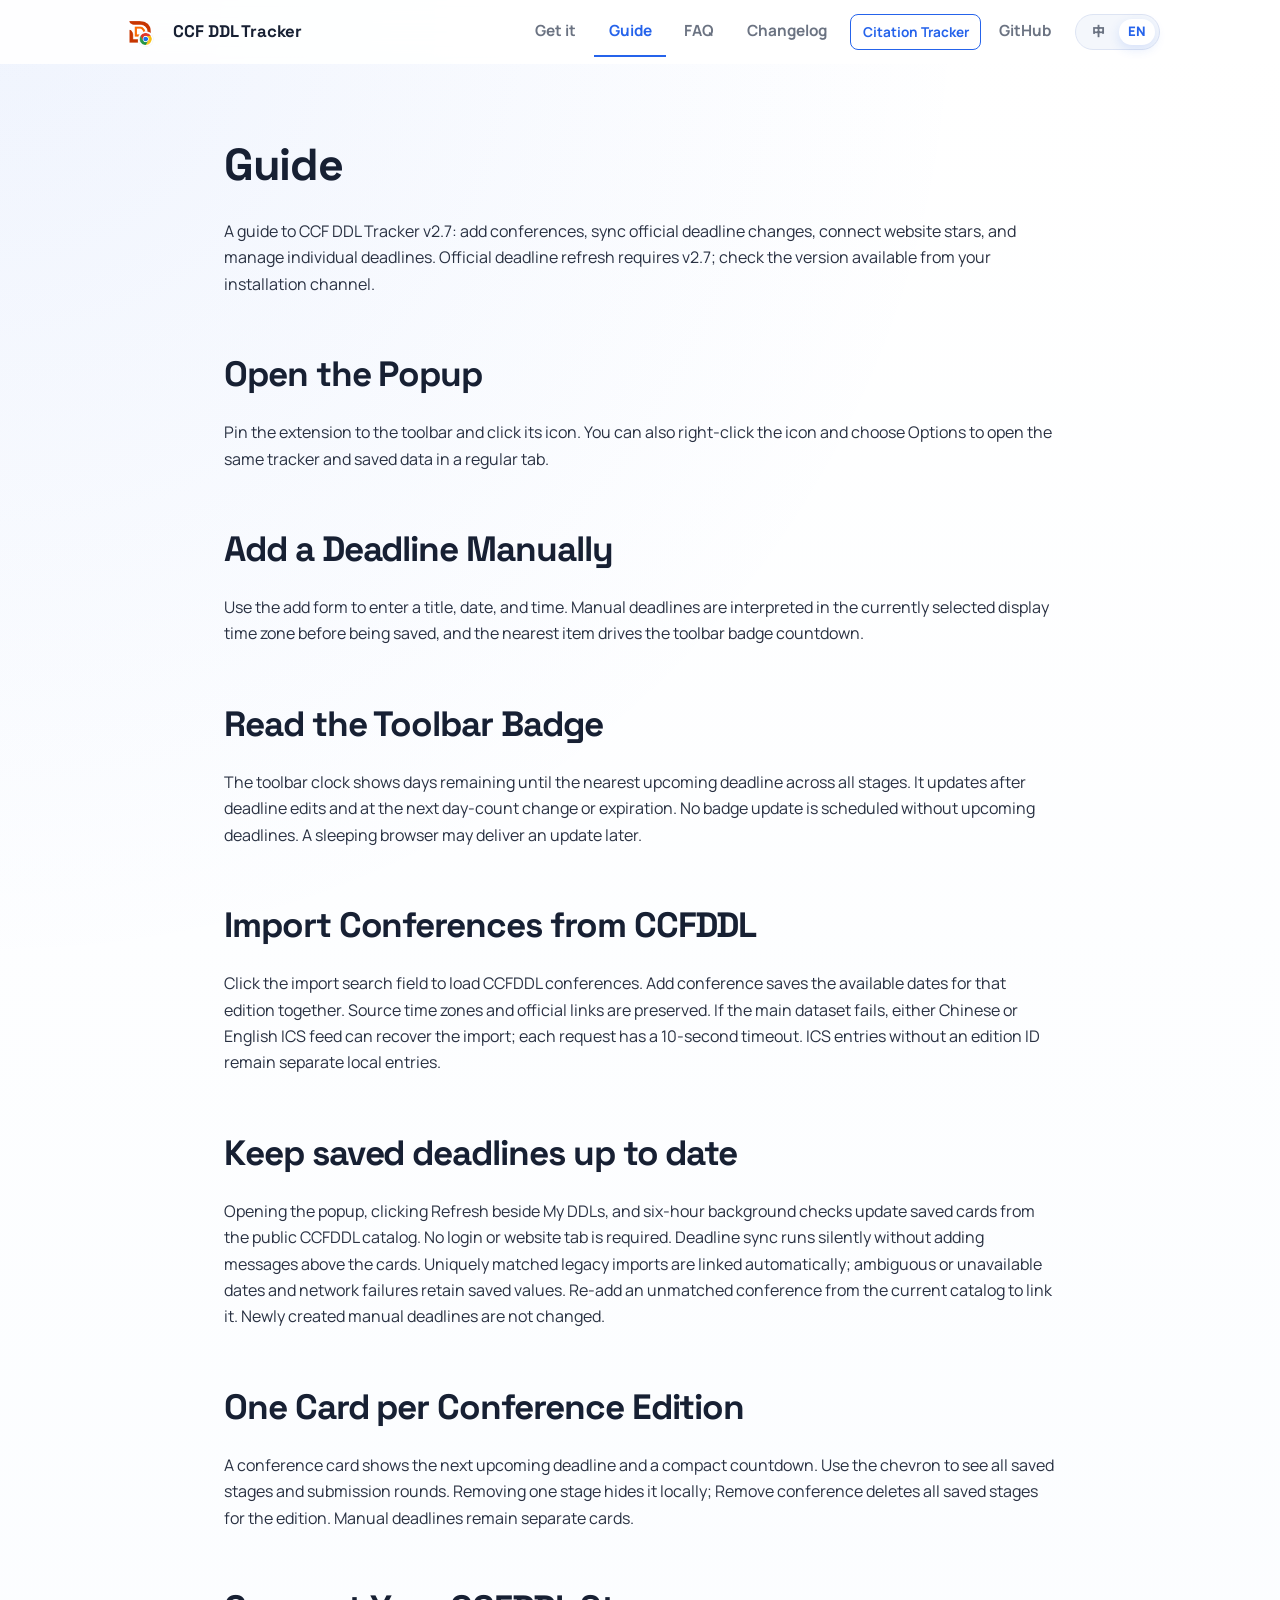
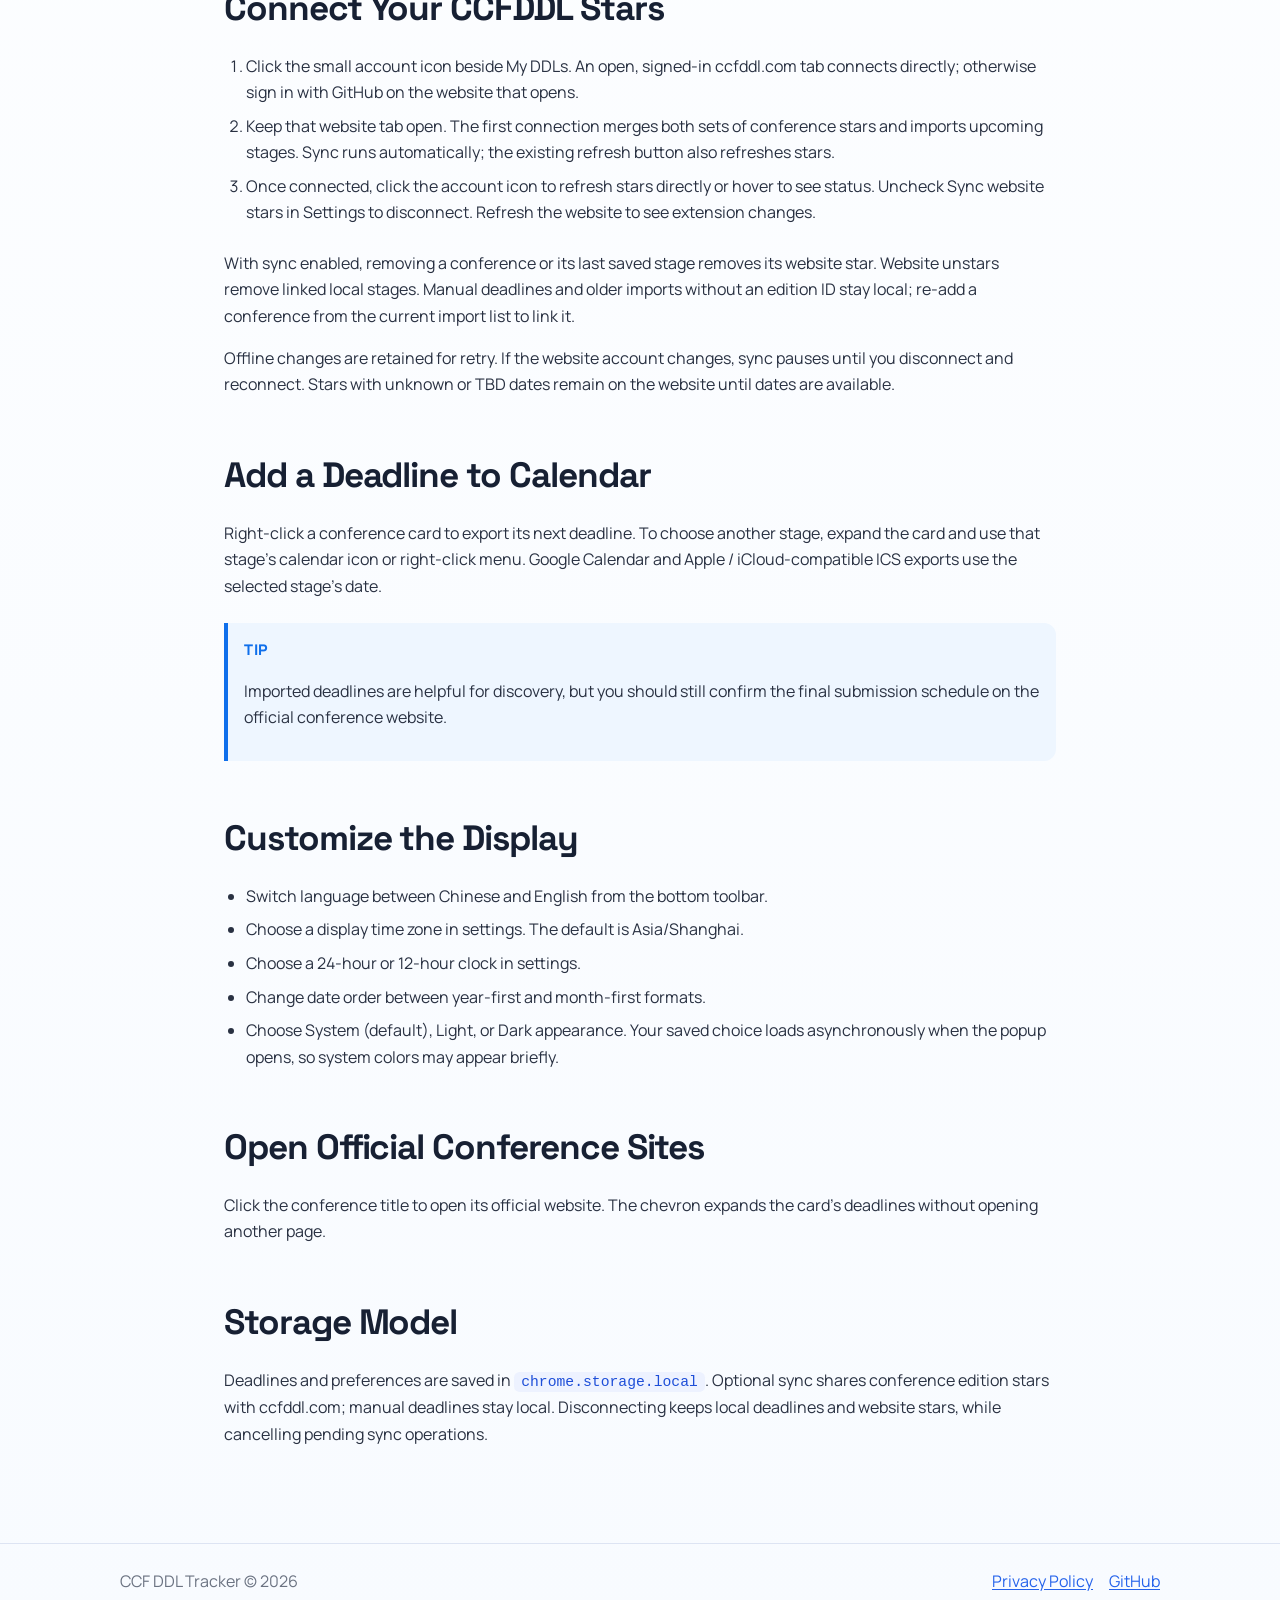
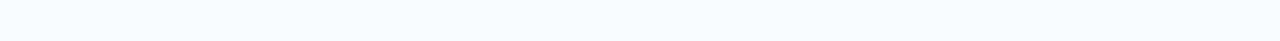
<file: website/guide/index.html>
<!DOCTYPE html>
<html lang="en">
<head>
    <meta charset="UTF-8">
    <meta name="viewport" content="width=device-width, initial-scale=1.0">
    <meta
        name="description"
        content="Guide for using the CCF DDL Tracker Chrome extension."
        data-i18n-content="meta.description"
    >
    <title>CCF DDL Tracker｜Guide</title>
    <link rel="preconnect" href="https://fonts.googleapis.com">
    <link rel="preconnect" href="https://fonts.gstatic.com" crossorigin>
    <link
        href="https://fonts.googleapis.com/css2?family=Manrope:wght@400;500;600;700;800&amp;family=Noto+Sans+SC:wght@400;500;600;700;800&amp;family=Space+Grotesk:wght@500;700&amp;display=swap"
        rel="stylesheet"
    >
    <link rel="icon" href="../favicon-16x16.png?v=20260415-logo-large" type="image/png" sizes="16x16">
    <link rel="icon" href="../favicon-32x32.png?v=20260415-logo-large" type="image/png" sizes="32x32">
    <link rel="shortcut icon" href="../favicon-32x32.png?v=20260415-logo-large" type="image/png">
    <link rel="apple-touch-icon" href="../apple-touch-icon.png?v=20260415-logo-large">
    <link rel="stylesheet" href="../style.css">
</head>
<body data-page="guide">
    <header class="site-header">
        <nav class="nav-shell">
            <a class="brand" href="../" aria-label="CCF DDL Tracker home" data-i18n-aria-label="brand.ariaLabel">
                <img
                    src="../ccf-ddl-tracker-logo.png"
                    alt="CCF DDL Tracker logo"
                    width="500"
                    height="500"
                    data-i18n-alt="brand.logoAlt"
                >
                <span>CCF DDL Tracker</span>
            </a>

            <button
                class="menu-toggle"
                type="button"
                aria-expanded="false"
                aria-controls="nav-panel"
                aria-label="Open site navigation"
                data-menu-toggle
                data-i18n-aria-label="menu.ariaLabel"
            >
                <span></span>
                <span></span>
                <span></span>
            </button>

            <div class="nav-panel" id="nav-panel" data-nav-panel>
                <a href="../get-it/" data-i18n="nav.getIt">Get it</a>
                <a class="active" aria-current="page" href="../guide/" data-i18n="nav.guide">Guide</a>
                <a href="../faq/" data-i18n="nav.faq">FAQ</a>
                <a href="../changelog/" data-i18n="nav.changelog">Changelog</a>
                <a class="nav-badge" href="http://jianchengpan.space/citation-tracker/" target="_blank" rel="noopener noreferrer" data-i18n="nav.citationTracker">Citation Tracker</a>
                <a href="https://github.com/jaychempan/ccf-ddl-tracker" target="_blank" rel="noopener noreferrer" data-i18n="nav.github">GitHub</a>
                <button
                    class="language-toggle"
                    type="button"
                    aria-label="Switch website language"
                    data-lang-toggle
                    data-i18n-aria-label="langToggle.ariaLabel"
                >
                    <span data-lang-option="zh">中</span>
                    <span data-lang-option="en">EN</span>
                </button>
            </div>
        </nav>
    </header>

    <main class="site-main">
        <article class="article-shell">
            <h1 data-i18n="guide.title">Guide</h1>
            <p data-i18n="guide.intro">A guide to CCF DDL Tracker v2.7: add conferences, sync official deadline changes, connect website stars, and manage individual deadlines. Official deadline refresh requires v2.7; check the version available from your installation channel.</p>

            <h2 data-i18n="guide.openPopup.title">Open the Popup</h2>
            <p data-i18n="guide.openPopup.body">Pin the extension to the toolbar and click its icon. You can also right-click the icon and choose Options to open the same tracker and saved data in a regular tab.</p>

            <h2 data-i18n="guide.manual.title">Add a Deadline Manually</h2>
            <p data-i18n="guide.manual.body">
                Use the add form to enter a title, date, and time. Manual deadlines are interpreted in
                the currently selected display time zone before being saved, and the nearest item drives
                the toolbar badge countdown.
            </p>

            <h2 data-i18n="guide.badge.title">Read the Toolbar Badge</h2>
            <p data-i18n="guide.badge.body">The toolbar clock shows days remaining until the nearest upcoming deadline across all stages. It updates after deadline edits and at the next day-count change or expiration. No badge update is scheduled without upcoming deadlines. A sleeping browser may deliver an update later.</p>

            <h2 data-i18n="guide.import.title">Import Conferences from CCFDDL</h2>
            <p data-i18n="guide.import.body">Click the import search field to load CCFDDL conferences. Add conference saves the available dates for that edition together. Source time zones and official links are preserved. If the main dataset fails, either Chinese or English ICS feed can recover the import; each request has a 10-second timeout. ICS entries without an edition ID remain separate local entries.</p>

            <h2 data-i18n="guide.deadlineSync.title">Keep saved deadlines up to date</h2>
            <p data-i18n="guide.deadlineSync.body">Opening the popup, clicking Refresh beside My DDLs, and six-hour background checks update saved cards from the public CCFDDL catalog. No login or website tab is required. Deadline sync runs silently without adding messages above the cards. Uniquely matched legacy imports are linked automatically; ambiguous or unavailable dates and network failures retain saved values. Re-add an unmatched conference from the current catalog to link it. Newly created manual deadlines are not changed.</p>

            <h2 data-i18n="guide.cards.title">One Card per Conference Edition</h2>
            <p data-i18n="guide.cards.body">A conference card shows the next upcoming deadline and a compact countdown. Use the chevron to see all saved stages and submission rounds. Removing one stage hides it locally; Remove conference deletes all saved stages for the edition. Manual deadlines remain separate cards.</p>

            <h2 data-i18n="guide.sync.title">Connect Your CCFDDL Stars</h2>
            <ol>
                <li data-i18n="guide.sync.step1">Click the small account icon beside My DDLs. An open, signed-in ccfddl.com tab connects directly; otherwise sign in with GitHub on the website that opens.</li>
                <li data-i18n="guide.sync.step2">Keep that website tab open. The first connection merges both sets of conference stars and imports upcoming stages. Sync runs automatically; the existing refresh button also refreshes stars.</li>
                <li data-i18n="guide.sync.step3">Once connected, click the account icon to refresh stars directly or hover to see status. Uncheck Sync website stars in Settings to disconnect. Refresh the website to see extension changes.</li>
            </ol>
            <p data-i18n="guide.sync.removal">With sync enabled, removing a conference or its last saved stage removes its website star. Website unstars remove linked local stages. Manual deadlines and older imports without an edition ID stay local; re-add a conference from the current import list to link it.</p>
            <p data-i18n="guide.sync.recovery">Offline changes are retained for retry. If the website account changes, sync pauses until you disconnect and reconnect. Stars with unknown or TBD dates remain on the website until dates are available.</p>

            <h2 data-i18n="guide.calendar.title">Add a Deadline to Calendar</h2>
            <p data-i18n="guide.calendar.body">Right-click a conference card to export its next deadline. To choose another stage, expand the card and use that stage’s calendar icon or right-click menu. Google Calendar and Apple / iCloud-compatible ICS exports use the selected stage’s date.</p>

            <div class="markdown-alert markdown-alert-note">
                <p class="markdown-alert-title" data-i18n="guide.tip.title">Tip</p>
                <p data-i18n="guide.tip.body">
                    Imported deadlines are helpful for discovery, but you should still confirm the final
                    submission schedule on the official conference website.
                </p>
            </div>

            <h2 data-i18n="guide.customize.title">Customize the Display</h2>
            <ul>
                <li data-i18n="guide.customize.item1">Switch language between Chinese and English from the bottom toolbar.</li>
                <li data-i18n="guide.customize.item2">Choose a display time zone in settings. The default is Asia/Shanghai.</li>
                <li data-i18n="guide.customize.item3">Choose a 24-hour or 12-hour clock in settings.</li>
                <li data-i18n="guide.customize.item4">Change date order between year-first and month-first formats.</li>
                <li data-i18n="guide.customize.item5">Choose System (default), Light, or Dark appearance. Your saved choice loads asynchronously when the popup opens, so system colors may appear briefly.</li>
            </ul>

            <h2 data-i18n="guide.links.title">Open Official Conference Sites</h2>
            <p data-i18n="guide.links.body">Click the conference title to open its official website. The chevron expands the card’s deadlines without opening another page.</p>

            <h2 data-i18n="guide.storage.title">Storage Model</h2>
            <p data-i18n-html="guide.storage.body">Deadlines and preferences are saved in <code>chrome.storage.local</code>. Optional sync shares conference edition stars with ccfddl.com; manual deadlines stay local. Disconnecting keeps local deadlines and website stars, while cancelling pending sync operations.</p>
        </article>
    </main>

    <footer class="site-footer">
        <div class="footer-shell">
            <div>CCF DDL Tracker © 2026</div>
            <div class="footer-links">
                <a href="../privacy/" data-i18n="footer.privacy">Privacy Policy</a>
                <a href="https://github.com/jaychempan/ccf-ddl-tracker" target="_blank" rel="noopener noreferrer" data-i18n="nav.github">GitHub</a>
            </div>
        </div>
    </footer>

    <script src="../script.js?v=d96e9c5315ad"></script>
</body>
</html>
</file>
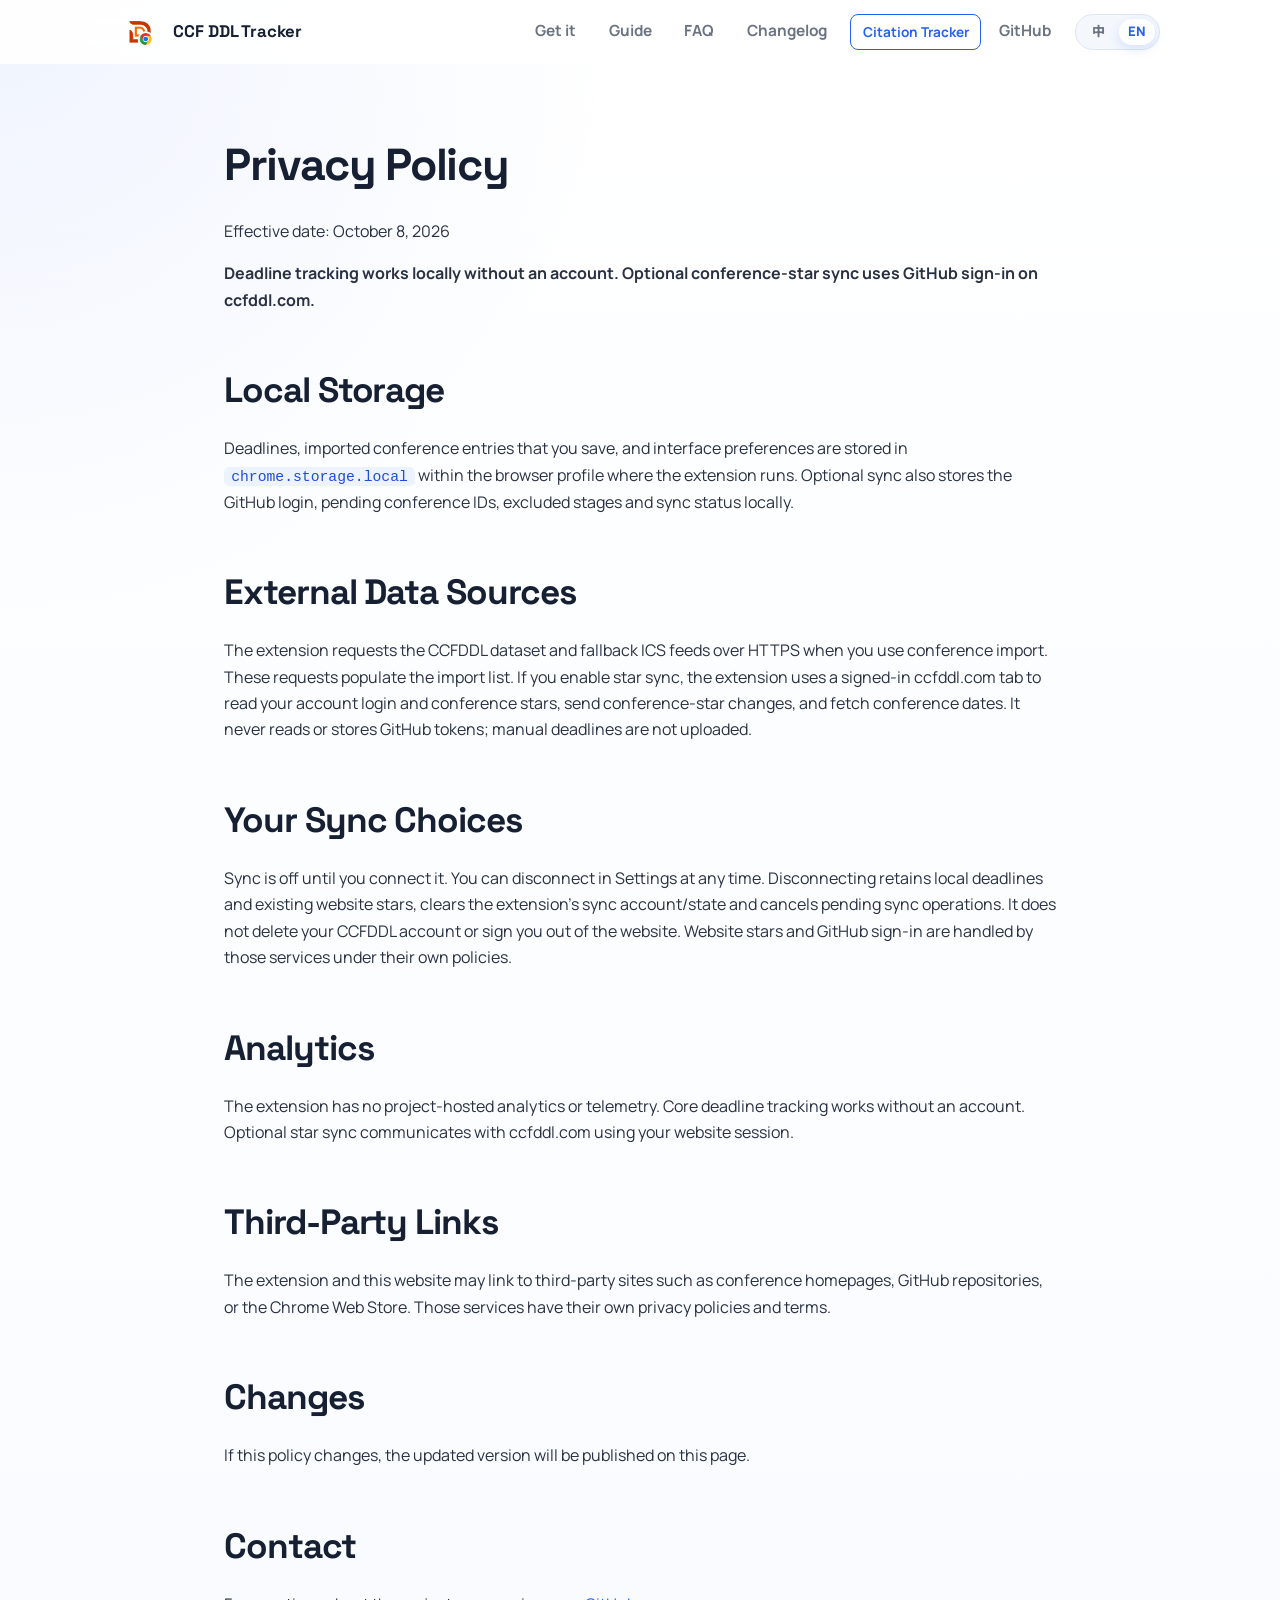
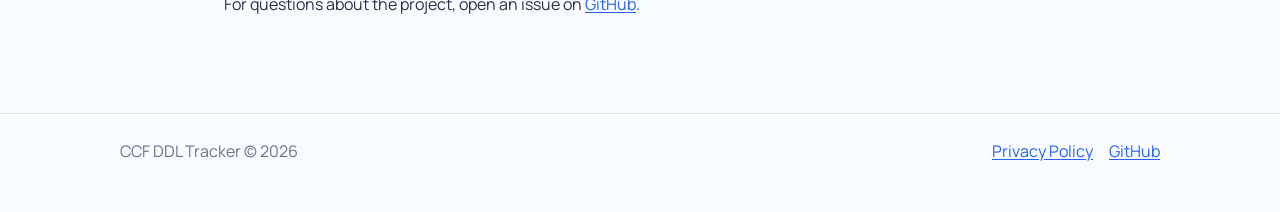
<file: website/privacy/index.html>
<!DOCTYPE html>
<html lang="en">
<head>
    <meta charset="UTF-8">
    <meta name="viewport" content="width=device-width, initial-scale=1.0">
    <meta
        name="description"
        content="Privacy policy for CCF DDL Tracker."
        data-i18n-content="meta.description"
    >
    <title>CCF DDL Tracker｜Privacy Policy</title>
    <link rel="preconnect" href="https://fonts.googleapis.com">
    <link rel="preconnect" href="https://fonts.gstatic.com" crossorigin>
    <link
        href="https://fonts.googleapis.com/css2?family=Manrope:wght@400;500;600;700;800&amp;family=Noto+Sans+SC:wght@400;500;600;700;800&amp;family=Space+Grotesk:wght@500;700&amp;display=swap"
        rel="stylesheet"
    >
    <link rel="icon" href="../favicon-16x16.png?v=20260415-logo-large" type="image/png" sizes="16x16">
    <link rel="icon" href="../favicon-32x32.png?v=20260415-logo-large" type="image/png" sizes="32x32">
    <link rel="shortcut icon" href="../favicon-32x32.png?v=20260415-logo-large" type="image/png">
    <link rel="apple-touch-icon" href="../apple-touch-icon.png?v=20260415-logo-large">
    <link rel="stylesheet" href="../style.css">
</head>
<body data-page="privacy">
    <header class="site-header">
        <nav class="nav-shell">
            <a class="brand" href="../" aria-label="CCF DDL Tracker home" data-i18n-aria-label="brand.ariaLabel">
                <img
                    src="../ccf-ddl-tracker-logo.png"
                    alt="CCF DDL Tracker logo"
                    width="500"
                    height="500"
                    data-i18n-alt="brand.logoAlt"
                >
                <span>CCF DDL Tracker</span>
            </a>

            <button
                class="menu-toggle"
                type="button"
                aria-expanded="false"
                aria-controls="nav-panel"
                aria-label="Open site navigation"
                data-menu-toggle
                data-i18n-aria-label="menu.ariaLabel"
            >
                <span></span>
                <span></span>
                <span></span>
            </button>

            <div class="nav-panel" id="nav-panel" data-nav-panel>
                <a href="../get-it/" data-i18n="nav.getIt">Get it</a>
                <a href="../guide/" data-i18n="nav.guide">Guide</a>
                <a href="../faq/" data-i18n="nav.faq">FAQ</a>
                <a href="../changelog/" data-i18n="nav.changelog">Changelog</a>
                <a class="nav-badge" href="http://jianchengpan.space/citation-tracker/" target="_blank" rel="noopener noreferrer" data-i18n="nav.citationTracker">Citation Tracker</a>
                <a href="https://github.com/jaychempan/ccf-ddl-tracker" target="_blank" rel="noopener noreferrer" data-i18n="nav.github">GitHub</a>
                <button
                    class="language-toggle"
                    type="button"
                    aria-label="Switch website language"
                    data-lang-toggle
                    data-i18n-aria-label="langToggle.ariaLabel"
                >
                    <span data-lang-option="zh">中</span>
                    <span data-lang-option="en">EN</span>
                </button>
            </div>
        </nav>
    </header>

    <main class="site-main">
        <article class="article-shell">
            <h1 data-i18n="privacy.title">Privacy Policy</h1>
            <p data-i18n="privacy.effectiveDate">Effective date: October 8, 2026</p>

            <p data-i18n-html="privacy.summary">
                <strong>Deadline tracking works locally without an account. Optional conference-star sync uses GitHub sign-in on ccfddl.com.</strong>
            </p>

            <h2 data-i18n="privacy.local.title">Local Storage</h2>
            <p data-i18n-html="privacy.local.body">
                Deadlines, imported conference entries that you save, and interface preferences are stored
                in <code>chrome.storage.local</code> within the browser profile where the extension runs. Optional sync also stores the GitHub login, pending conference IDs, excluded stages and sync status locally.
            </p>

            <h2 data-i18n="privacy.sources.title">External Data Sources</h2>
            <p data-i18n="privacy.sources.body">The extension requests the CCFDDL dataset and fallback ICS feeds over HTTPS when you use conference import. These requests populate the import list. If you enable star sync, the extension uses a signed-in ccfddl.com tab to read your account login and conference stars, send conference-star changes, and fetch conference dates. It never reads or stores GitHub tokens; manual deadlines are not uploaded.</p>

            <h2 data-i18n="privacy.sync.title">Your Sync Choices</h2>
            <p data-i18n="privacy.sync.body">Sync is off until you connect it. You can disconnect in Settings at any time. Disconnecting retains local deadlines and existing website stars, clears the extension’s sync account/state and cancels pending sync operations. It does not delete your CCFDDL account or sign you out of the website. Website stars and GitHub sign-in are handled by those services under their own policies.</p>

            <h2 data-i18n="privacy.analytics.title">Analytics</h2>
            <p data-i18n="privacy.analytics.body">The extension has no project-hosted analytics or telemetry. Core deadline tracking works without an account. Optional star sync communicates with ccfddl.com using your website session.</p>

            <h2 data-i18n="privacy.links.title">Third-Party Links</h2>
            <p data-i18n="privacy.links.body">
                The extension and this website may link to third-party sites such as conference homepages,
                GitHub repositories, or the Chrome Web Store. Those services have their own privacy
                policies and terms.
            </p>

            <h2 data-i18n="privacy.changes.title">Changes</h2>
            <p data-i18n="privacy.changes.body">
                If this policy changes, the updated version will be published on this page.
            </p>

            <h2 data-i18n="privacy.contact.title">Contact</h2>
            <p data-i18n-html="privacy.contact.body">
                For questions about the project, open an issue on
                <a href="https://github.com/jaychempan/ccf-ddl-tracker" target="_blank" rel="noopener noreferrer">GitHub</a>.
            </p>
        </article>
    </main>

    <footer class="site-footer">
        <div class="footer-shell">
            <div>CCF DDL Tracker © 2026</div>
            <div class="footer-links">
                <a href="../privacy/" data-i18n="footer.privacy">Privacy Policy</a>
                <a href="https://github.com/jaychempan/ccf-ddl-tracker" target="_blank" rel="noopener noreferrer" data-i18n="nav.github">GitHub</a>
            </div>
        </div>
    </footer>

    <script src="../script.js?v=d96e9c5315ad"></script>
</body>
</html>
</file>
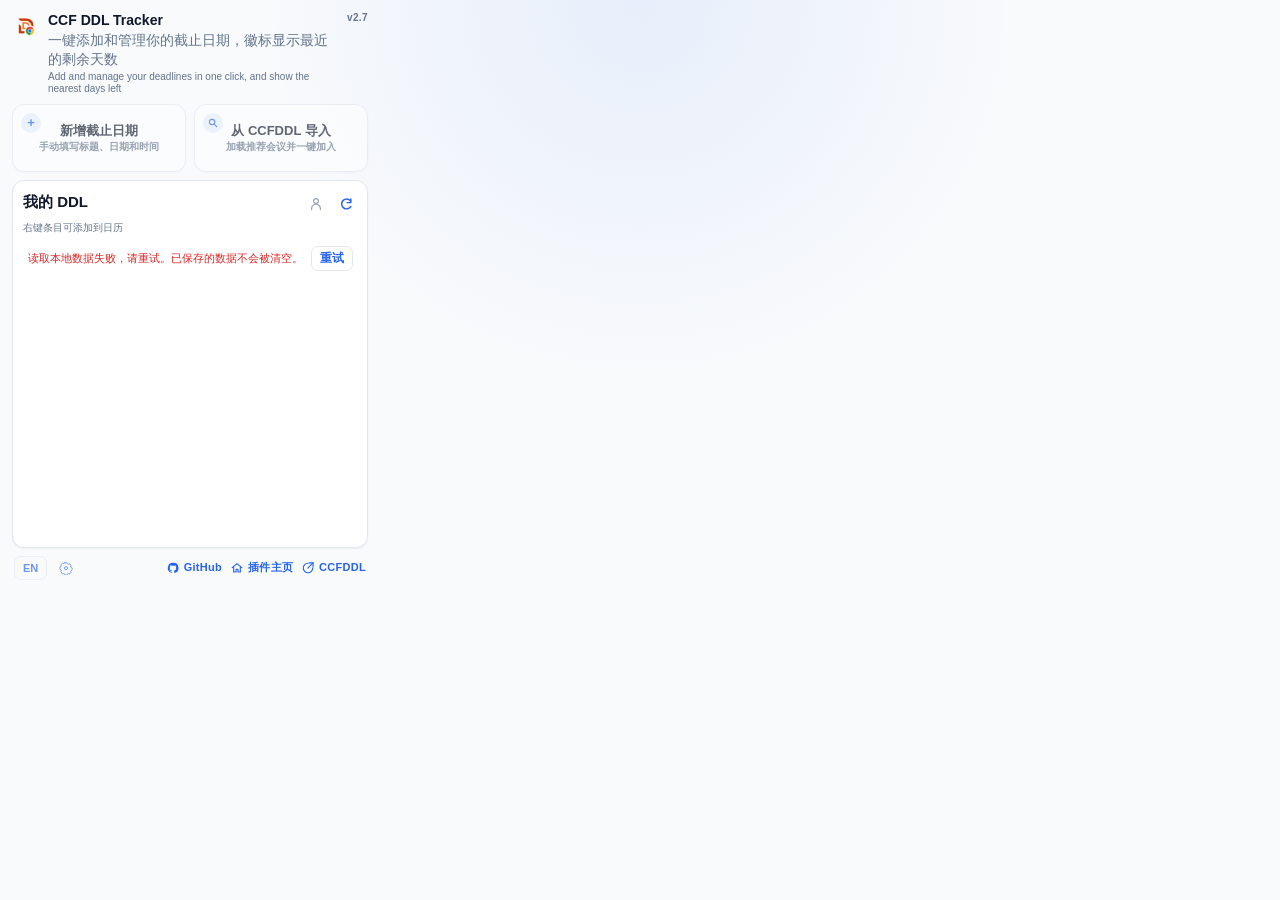
<file: chrome/popup.html>
<!doctype html>
<html lang="zh-CN">
  <head>
    <meta charset="UTF-8" />
    <meta name="viewport" content="width=device-width, initial-scale=1.0" />
    <title>CCF DDL Tracker</title>
    <script src="theme.js" defer></script>
    <link rel="stylesheet" href="popup.css" />
  </head>
  <body>
    <header class="header">
      <div class="brand">
        <img class="logo" src="icons/logo-popup.png" width="28" height="28" alt="CCF DDL Tracker logo" />
        <div>
        <h1 data-i18n="title">CCF DDL Tracker</h1>
        <p data-i18n="subtitle_zh">一键添加和管理你的截止日期，徽标显示最近的剩余天数</p>
        <p class="subtitle" data-i18n="subtitle_en">Add and manage your deadlines in one click, and show the nearest days left</p>
        </div>
      </div>
      <span class="version-tag" aria-label="Version 2.7">v2.7</span>
    </header>

    <section class="action-grid">
      <button id="show-add-panel" type="button" class="action-card" aria-pressed="false" disabled>
        <span class="action-card-icon" aria-hidden="true">+</span>
        <span class="action-card-title" data-i18n="add_section">新增截止日期</span>
        <span class="action-card-text" data-i18n="add_hint">手动填写标题、日期和时间</span>
      </button>
      <button id="show-import-panel" type="button" class="action-card" aria-pressed="false" disabled>
        <span class="action-card-icon" aria-hidden="true">
          <svg viewBox="0 0 20 20" focusable="false">
            <circle cx="8.5" cy="8.5" r="4.5" fill="none" stroke="currentColor" stroke-width="1.8" />
            <path d="M12 12l4 4" fill="none" stroke="currentColor" stroke-width="1.8" stroke-linecap="round" />
          </svg>
        </span>
        <span class="action-card-title" data-i18n="import_section">从 CCFDDL 导入</span>
        <span class="action-card-text" data-i18n="import_hint_short">加载推荐会议并一键加入</span>
      </button>
    </section>

    <section id="add-panel" class="form-card panel-card" hidden>
      <form id="deadline-form">
        <label>
          <span data-i18n="title_label">标题</span>
          <input id="title" type="text" placeholder="例如：ACL 2025" data-i18n-placeholder="title_placeholder" required />
        </label>
        <div class="row">
          <label>
            <span data-i18n="date_label">日期</span>
            <input id="date" type="date" required />
          </label>
          <label>
            <span data-i18n="time_label">时间</span>
            <input id="time" type="time" value="23:59" />
          </label>
        </div>
        <label>
          <span data-i18n="link_label">卡片链接</span>
          <input id="card-link" type="text" inputmode="url" placeholder="例如：https://2025.aclweb.org" data-i18n-placeholder="link_placeholder" />
        </label>
        <p id="timezone-note" class="field-hint timezone-note"></p>
        <button type="submit" data-i18n="add_button">添加</button>
      </form>
    </section>

    <section id="import-panel" class="import-card panel-card" hidden>
      <div class="import-combobox">
        <label class="search-label">
          <span data-i18n="search_label">搜索会议</span>
          <input id="ccfddl-search" type="text" placeholder="例如：ICML / SIGMOD" data-i18n-placeholder="search_placeholder" autocomplete="off" />
        </label>
        <p class="field-hint" data-i18n="import_click_hint">点击搜索框可获取最新会议列表</p>
        <div id="ccfddl-dropdown" class="import-dropdown" hidden>
          <ul id="ccfddl-list" class="import-list"></ul>
          <p id="ccfddl-empty" class="empty" data-i18n="import_empty">
            推荐会议会显示在这里
          </p>
        </div>
      </div>
    </section>

    <section class="list-card">
      <div class="list-header">
        <h2 class="section-title">
          <span data-i18n="my_section">我的 DDL</span>
          <span id="count"></span>
        </h2>
        <div class="list-actions">
          <button id="account-toggle" type="button" class="icon-ghost-btn account-toggle" aria-label="通过 GitHub 登录并合并 CCFDDL 收藏" disabled>
            <svg viewBox="0 0 20 20" aria-hidden="true" focusable="false">
              <circle cx="10" cy="6.2" r="3" />
              <path d="M4.5 17v-1.2a5.5 5.5 0 0 1 11 0V17" />
            </svg>
          </button>
          <button id="refresh-deadlines" type="button" class="icon-ghost-btn" data-i18n-title="refresh_button" aria-label="刷新">
            <svg class="refresh-icon" viewBox="0 0 20 20" focusable="false" aria-hidden="true">
              <path
                d="M15.8 6.2A6.2 6.2 0 1 0 16.2 13"
                fill="none"
                stroke="currentColor"
                stroke-width="1.8"
                stroke-linecap="round"
              />
              <path
                d="M16 3.8v4.5h-4.5"
                fill="none"
                stroke="currentColor"
                stroke-width="1.8"
                stroke-linecap="round"
                stroke-linejoin="round"
              />
            </svg>
          </button>
        </div>
      </div>
      <p class="section-hint" data-i18n="context_hint">右键条目可添加到日历</p>
      <div id="popup-status" class="popup-status" role="status" aria-live="polite">
        <span id="popup-status-message">正在读取已保存的截止日期...</span>
        <button id="popup-retry" type="button" class="ghost-btn" hidden>重试</button>
      </div>
      <ul id="deadline-list" aria-busy="true"></ul>
      <p id="empty-state" class="empty" data-i18n="empty_state" hidden>还没有添加任何截止日期</p>
    </section>

    <footer class="footer-tools">
      <div class="footer-actions">
        <button id="lang-toggle" type="button" class="ghost-btn footer-toggle" disabled>EN</button>
        <button
          id="settings-toggle"
          type="button"
          class="icon-ghost-btn footer-settings-btn"
          data-i18n-title="settings_button"
          aria-label="设置"
          aria-expanded="false"
          disabled
        >
          <svg viewBox="0 0 20 20" focusable="false" aria-hidden="true">
            <path
              d="M8.08 3.15a1 1 0 0 1 .94-.65h1.96a1 1 0 0 1 .94.65l.33 1a5.9 5.9 0 0 1 1.16.48l.98-.42a1 1 0 0 1 1.1.22l1.38 1.38a1 1 0 0 1 .22 1.1l-.42.98c.19.37.35.76.48 1.16l1 .33a1 1 0 0 1 .65.94v1.96a1 1 0 0 1-.65.94l-1 .33a5.9 5.9 0 0 1-.48 1.16l.42.98a1 1 0 0 1-.22 1.1l-1.38 1.38a1 1 0 0 1-1.1.22l-.98-.42a5.9 5.9 0 0 1-1.16.48l-.33 1a1 1 0 0 1-.94.65H9.02a1 1 0 0 1-.94-.65l-.33-1a5.9 5.9 0 0 1-1.16-.48l-.98.42a1 1 0 0 1-1.1-.22L3.13 15.8a1 1 0 0 1-.22-1.1l.42-.98a5.9 5.9 0 0 1-.48-1.16l-1-.33a1 1 0 0 1-.65-.94V9.33a1 1 0 0 1 .65-.94l1-.33c.13-.4.29-.79.48-1.16l-.42-.98a1 1 0 0 1 .22-1.1l1.38-1.38a1 1 0 0 1 1.1-.22l.98.42c.37-.19.76-.35 1.16-.48l.33-1Z"
              fill="none"
              stroke="currentColor"
              stroke-width="1.35"
              stroke-linejoin="round"
            />
            <circle cx="10" cy="10.31" r="2.2" fill="none" stroke="currentColor" stroke-width="1.35" />
          </svg>
        </button>
      </div>
      <div class="footer-links">
        <a
          class="footer-link footer-github-link"
          href="https://github.com/jaychempan/ccf-ddl-tracker"
          target="_blank"
          rel="noreferrer"
          data-i18n-title="github_repo"
          aria-label="GitHub 仓库"
        >
          <span class="footer-link-mark" aria-hidden="true">
            <svg viewBox="0 0 20 20" focusable="false">
              <path
                d="M10 2.6a7.4 7.4 0 0 0-2.34 14.42c.37.07.5-.16.5-.36v-1.26c-2.01.43-2.44-.86-2.44-.86-.33-.83-.8-1.05-.8-1.05-.65-.45.05-.44.05-.44.72.05 1.1.73 1.1.73.64 1.1 1.69.78 2.1.6.07-.46.25-.78.45-.96-1.6-.18-3.27-.79-3.27-3.49 0-.77.28-1.41.73-1.9-.07-.18-.32-.89.07-1.86 0 0 .6-.19 1.95.72A6.78 6.78 0 0 1 10 6.74c.63 0 1.27.08 1.86.25 1.36-.91 1.95-.72 1.95-.72.39.97.14 1.68.07 1.86.45.49.73 1.13.73 1.9 0 2.71-1.68 3.31-3.28 3.49.26.22.49.65.49 1.32v1.95c0 .2.13.43.5.36A7.4 7.4 0 0 0 10 2.6Z"
                fill="currentColor"
              />
            </svg>
          </span>
          <span class="footer-link-text">GitHub</span>
        </a>
        <a
          class="footer-link footer-site-link"
          href="https://jianchengpan.space/ccf-ddl-tracker/"
          target="_blank"
          rel="noreferrer"
          data-i18n-title="official_site"
          aria-label="插件主页"
        >
          <span class="footer-link-mark" aria-hidden="true">
            <svg viewBox="0 0 20 20" focusable="false">
              <path
                d="M3.2 9.4 10 3.7l6.8 5.7"
                fill="none"
                stroke="currentColor"
                stroke-width="1.6"
                stroke-linecap="round"
                stroke-linejoin="round"
              />
              <path
                d="M5.2 8.7v7.1h3.4v-4.1h2.8v4.1h3.4V8.7"
                fill="none"
                stroke="currentColor"
                stroke-width="1.6"
                stroke-linecap="round"
                stroke-linejoin="round"
              />
            </svg>
          </span>
          <span class="footer-link-text" data-i18n="official_site">插件主页</span>
        </a>
        <a
          class="footer-link footer-source-link"
          href="https://ccfddl.com/"
          target="_blank"
          rel="noreferrer"
          data-i18n-title="open"
          aria-label="打开 CCFDDL"
        >
          <span class="footer-link-mark" aria-hidden="true">
            <svg viewBox="0 0 20 20" focusable="false">
              <path
                d="M10 3.25a6.75 6.75 0 1 0 6.75 6.75"
                fill="none"
                stroke="currentColor"
                stroke-width="1.6"
                stroke-linecap="round"
              />
              <path
                d="M11.5 2.75h5.75V8.5"
                fill="none"
                stroke="currentColor"
                stroke-width="1.6"
                stroke-linecap="round"
                stroke-linejoin="round"
              />
              <path
                d="M17.25 2.75 9.75 10.25"
                fill="none"
                stroke="currentColor"
                stroke-width="1.6"
                stroke-linecap="round"
              />
            </svg>
          </span>
          <span class="footer-link-text">CCFDDL</span>
        </a>
      </div>
    </footer>

    <section id="settings-panel" class="settings-panel" hidden>
      <p class="settings-title" data-i18n="settings_title">设置</p>
      <fieldset class="settings-group">
        <label class="settings-option">
          <input id="sync-enabled" type="checkbox" aria-describedby="sync-status" disabled />
          <span id="sync-label">同步网站收藏</span>
        </label>
        <p id="sync-status" class="sync-setting-status" role="status" aria-live="polite"></p>
      </fieldset>
      <fieldset class="settings-group">
        <legend class="settings-legend" data-i18n="theme_label">外观</legend>
        <div class="theme-options">
          <label class="theme-option">
            <input type="radio" name="theme" value="system" checked />
            <span data-i18n="theme_system">跟随系统</span>
          </label>
          <label class="theme-option">
            <input type="radio" name="theme" value="light" />
            <span data-i18n="theme_light">浅色</span>
          </label>
          <label class="theme-option">
            <input type="radio" name="theme" value="dark" />
            <span data-i18n="theme_dark">深色</span>
          </label>
        </div>
      </fieldset>
      <fieldset class="settings-group">
        <legend class="settings-legend" data-i18n="timezone_label">显示时区</legend>
        <label class="settings-select-wrap">
          <select id="timezone-select" class="settings-select"></select>
        </label>
      </fieldset>
      <fieldset class="settings-group">
        <legend class="settings-legend" data-i18n="time_format_label">时间显示</legend>
        <label class="settings-option">
          <input type="radio" name="time-format" value="24h" checked />
          <span data-i18n="time_format_24h">24 小时制</span>
        </label>
        <label class="settings-option">
          <input type="radio" name="time-format" value="12h" />
          <span data-i18n="time_format_12h">12 小时制</span>
        </label>
      </fieldset>
      <fieldset class="settings-group">
        <legend class="settings-legend" data-i18n="date_order_label">日期顺序</legend>
        <label class="settings-option">
          <input type="radio" name="date-order" value="ymd" checked />
          <span data-i18n="date_order_ymd">年月日</span>
        </label>
        <label class="settings-option">
          <input type="radio" name="date-order" value="mdy" />
          <span data-i18n="date_order_mdy">月日年</span>
        </label>
      </fieldset>
      <fieldset class="settings-group">
        <legend class="settings-legend" data-i18n="countdown_label">倒计时显示</legend>
        <label class="settings-option">
          <input id="precise-countdown-toggle" type="checkbox" />
          <span data-i18n="countdown_precise">显示小时和分钟</span>
        </label>
      </fieldset>
      <fieldset class="settings-group">
        <legend class="settings-legend" data-i18n="card_info_label">会议标签</legend>
        <label class="settings-option">
          <input id="card-info-toggle" type="checkbox" checked />
          <span data-i18n="card_info_show">在我的截止日期中显示会议标签</span>
        </label>
        <div class="settings-suboptions" aria-label="会议标签字段">
          <label class="settings-option">
            <input type="checkbox" name="card-info-field" value="ccf" checked />
            <span data-i18n="card_info_field_ccf">CCF 等级</span>
          </label>
          <label class="settings-option">
            <input type="checkbox" name="card-info-field" value="sub" checked />
            <span data-i18n="card_info_field_sub">CCF 分类</span>
          </label>
          <label class="settings-option">
            <input type="checkbox" name="card-info-field" value="core" />
            <span data-i18n="card_info_field_core">CORE 等级</span>
          </label>
          <label class="settings-option">
            <input type="checkbox" name="card-info-field" value="thcpl" />
            <span data-i18n="card_info_field_thcpl">TH-CPL 等级</span>
          </label>
          <label class="settings-option">
            <input type="checkbox" name="card-info-field" value="place" />
            <span data-i18n="card_info_field_place">地点</span>
          </label>
        </div>
      </fieldset>
    </section>

    <section id="deadline-context-menu" class="context-menu" hidden>
      <p class="context-menu-title" data-i18n="calendar_menu_title">添加到日历</p>
      <button type="button" class="context-menu-item" data-context-action="google">
        <span class="context-menu-item-icon context-menu-item-icon-google" aria-hidden="true">
          <svg viewBox="0 0 24 24" focusable="false">
            <path d="M6.5 4.5h11a2.5 2.5 0 0 1 2.5 2.5v10a2.5 2.5 0 0 1-2.5 2.5h-11A2.5 2.5 0 0 1 4 17V7a2.5 2.5 0 0 1 2.5-2.5Z" fill="#4285f4" />
            <path d="M4 9.1h16V17a2.5 2.5 0 0 1-2.5 2.5h-11A2.5 2.5 0 0 1 4 17Z" fill="#ffffff" />
            <path d="M7.55 3.35v3.3M16.45 3.35v3.3" fill="none" stroke="#4285f4" stroke-width="1.7" stroke-linecap="round" />
            <path d="M4 9.1V8a3.5 3.5 0 0 1 3.5-3.5h1.15" fill="none" stroke="#34a853" stroke-width="1.3" stroke-linecap="round" />
            <path d="M20 9.1V8a3.5 3.5 0 0 0-3.5-3.5h-1.15" fill="none" stroke="#ea4335" stroke-width="1.3" stroke-linecap="round" />
            <path d="M8.5 12.5h4.1a2.35 2.35 0 1 1 0 4.7H8.5" fill="none" stroke="#4285f4" stroke-width="1.75" stroke-linecap="round" />
            <path d="M8.5 12.5V16l4.55-3.5" fill="none" stroke="#4285f4" stroke-width="1.75" stroke-linecap="round" stroke-linejoin="round" />
            <path d="M15.9 4.5h1a3.1 3.1 0 0 1 2.9 2.1" fill="none" stroke="#fbbc04" stroke-width="1.3" stroke-linecap="round" />
          </svg>
        </span>
        <span class="context-menu-item-label" data-i18n="calendar_menu_google">添加到 Google Calendar</span>
      </button>
      <button type="button" class="context-menu-item" data-context-action="apple">
        <span class="context-menu-item-icon context-menu-item-icon-apple" aria-hidden="true">
          <svg viewBox="0 0 24 24" focusable="false">
            <defs>
              <linearGradient id="icloud-cloud-gradient" x1="0%" x2="100%" y1="0%" y2="100%">
                <stop offset="0%" stop-color="#60a5fa" />
                <stop offset="100%" stop-color="#2563eb" />
              </linearGradient>
            </defs>
            <path d="M7.25 17.1h9.25a3.05 3.05 0 0 0 .23-6.1A4.5 4.5 0 0 0 8.48 9.5 3.42 3.42 0 0 0 7.25 17.1Z" fill="url(#icloud-cloud-gradient)" />
            <path d="M7.25 17.1h9.25a3.05 3.05 0 0 0 .23-6.1A4.5 4.5 0 0 0 8.48 9.5 3.42 3.42 0 0 0 7.25 17.1Z" fill="none" stroke="#1d4ed8" stroke-width="0.9" stroke-linejoin="round" />
          </svg>
        </span>
        <span class="context-menu-item-label" data-i18n="calendar_menu_apple">添加到 Apple / iCloud 日历（.ics）</span>
      </button>
      <button type="button" class="context-menu-item" data-context-action="ics">
        <span class="context-menu-item-icon context-menu-item-icon-ics" aria-hidden="true">
          <svg viewBox="0 0 24 24" focusable="false">
            <path d="M8.2 4.2h5.95L18.5 8.55v10.1a1.9 1.9 0 0 1-1.9 1.9H8.2a1.9 1.9 0 0 1-1.9-1.9V6.1a1.9 1.9 0 0 1 1.9-1.9Z" fill="#ffffff" />
            <path d="M14.15 4.2v3.1a1.25 1.25 0 0 0 1.25 1.25h3.1" fill="#dbeafe" />
            <path d="M14.15 4.2v3.1a1.25 1.25 0 0 0 1.25 1.25h3.1" fill="none" stroke="#93c5fd" stroke-width="1.05" stroke-linejoin="round" />
            <path d="M8.2 4.2h5.95L18.5 8.55v10.1a1.9 1.9 0 0 1-1.9 1.9H8.2a1.9 1.9 0 0 1-1.9-1.9V6.1a1.9 1.9 0 0 1 1.9-1.9Z" fill="none" stroke="#64748b" stroke-width="1.15" stroke-linejoin="round" />
            <path d="M9.25 11.2h6.3M9.25 13.95h6.3M9.25 16.7h3.55" fill="none" stroke="#2563eb" stroke-width="1.25" stroke-linecap="round" />
          </svg>
        </span>
        <span class="context-menu-item-label" data-i18n="calendar_menu_ics">下载 ICS 文件</span>
      </button>
    </section>

    <script src="popup.js"></script>
    <script src="popup-sync.js"></script>
  </body>
</html>
</file>
<file: website/style.css>
:root {
    --color-primary: #2563eb;
    --color-primary-strong: #1d4ed8;
    --color-foreground: #172033;
    --color-background: #ffffff;
    --color-border: #dde4f3;
    --color-muted: #6b7382;
    --color-muted-bg: #f4f7fc;
    --color-progress: #f7b733;
    --color-note: #0f6feb;
    --color-note-bg: #eef6ff;
    --color-warning: #9a6700;
    --color-warning-bg: #fff8e8;
    --shadow-soft: 0 18px 40px rgba(23, 32, 51, 0.08);
    --radius: 18px;
    --nav-height: 4rem;
    --max-width: 1040px;
    --home-content-width: 56rem;
}

*,
*::before,
*::after {
    box-sizing: border-box;
}

html {
    scroll-behavior: smooth;
    scrollbar-width: none;
}

body {
    margin: 0;
    color: var(--color-foreground);
    background:
        radial-gradient(circle at top left, rgba(37, 99, 235, 0.07), transparent 28%),
        linear-gradient(180deg, #ffffff 0%, #f8fbff 100%);
    font-family: "Manrope", "Noto Sans SC", "Helvetica Neue", Arial, sans-serif;
    line-height: 1.65;
    -ms-overflow-style: none;
}

html::-webkit-scrollbar,
body::-webkit-scrollbar {
    width: 0;
    height: 0;
}

body.menu-open {
    overflow: hidden;
}

a {
    color: inherit;
    text-decoration: none;
}

img {
    display: block;
    max-width: 100%;
    height: auto;
}

code {
    padding: 0.12rem 0.45rem;
    border-radius: 0.35rem;
    background: #edf2ff;
    color: var(--color-primary-strong);
    font-family: ui-monospace, SFMono-Regular, Menlo, Monaco, Consolas, monospace;
    font-size: 0.92em;
}

.site-header {
    position: sticky;
    top: 0;
    z-index: 20;
    background: rgba(255, 255, 255, 0.9);
    backdrop-filter: blur(16px);
}

.nav-shell,
.site-main,
.footer-shell {
    width: min(calc(100% - 2rem), var(--max-width));
    margin: 0 auto;
}

.nav-shell {
    display: flex;
    align-items: center;
    min-height: var(--nav-height);
    gap: 1rem;
}

.brand {
    display: inline-flex;
    align-items: center;
    gap: 0.8rem;
    font-family: "Space Grotesk", "Noto Sans SC", "Helvetica Neue", Arial, sans-serif;
    font-size: 1.05rem;
    font-weight: 700;
}

.brand img {
    width: 40px;
    height: 40px;
    border-radius: 12px;
}

.nav-panel {
    display: flex;
    align-items: center;
    gap: 0.25rem;
    margin-left: auto;
}

.nav-panel a {
    display: block;
    padding: 0.7rem 0.9rem;
    border-bottom: 2px solid transparent;
    color: var(--color-muted);
    font-size: 0.96rem;
    font-weight: 700;
    transition: color 0.18s ease, border-color 0.18s ease;
}

.nav-panel a:hover,
.nav-panel a:focus-visible,
.nav-panel a.active {
    color: var(--color-primary);
    border-color: currentColor;
}

.nav-badge {
    margin-left: 0.3rem;
    padding: 0.35rem 0.7rem !important;
    border: 1.5px solid var(--color-primary) !important;
    border-radius: 0.5rem;
    color: var(--color-primary) !important;
    font-size: 0.85rem !important;
    font-weight: 600;
    transition: background 0.18s ease, color 0.18s ease;
}

.nav-badge:hover,
.nav-badge:focus-visible {
    background: var(--color-primary);
    color: #fff !important;
    border-color: var(--color-primary) !important;
}

.language-toggle {
    display: inline-flex;
    align-items: center;
    gap: 0.2rem;
    margin-left: 0.35rem;
    padding: 0.28rem;
    border: 1px solid var(--color-border);
    border-radius: 999px;
    background: rgba(244, 247, 252, 0.96);
    color: var(--color-muted);
    cursor: pointer;
    font: inherit;
}

.language-toggle span {
    display: inline-flex;
    align-items: center;
    justify-content: center;
    min-width: 2.2rem;
    padding: 0.38rem 0.55rem;
    border-radius: 999px;
    font-size: 0.82rem;
    font-weight: 800;
    line-height: 1;
    transition: background 0.18s ease, color 0.18s ease, box-shadow 0.18s ease;
}

.language-toggle:hover,
.language-toggle:focus-visible {
    border-color: rgba(37, 99, 235, 0.3);
}

html[lang="zh-CN"] .language-toggle [data-lang-option="zh"],
html[lang="en"] .language-toggle [data-lang-option="en"] {
    background: var(--color-background);
    color: var(--color-primary);
    box-shadow: 0 4px 12px rgba(37, 99, 235, 0.14);
}

.menu-toggle {
    display: none;
    margin-left: auto;
    width: 44px;
    height: 44px;
    padding: 0;
    border: 1px solid var(--color-border);
    border-radius: 12px;
    background: var(--color-background);
    cursor: pointer;
}

.menu-toggle span {
    display: block;
    width: 18px;
    height: 2px;
    margin: 4px auto;
    border-radius: 999px;
    background: var(--color-foreground);
    transition: transform 0.22s ease, opacity 0.22s ease;
}

.menu-toggle[aria-expanded="true"] span:nth-child(1) {
    transform: translateY(6px) rotate(45deg);
}

.menu-toggle[aria-expanded="true"] span:nth-child(2) {
    opacity: 0;
}

.menu-toggle[aria-expanded="true"] span:nth-child(3) {
    transform: translateY(-6px) rotate(-45deg);
}

.site-main {
    padding: 4rem 0 5rem;
}

.page-home .project-info,
.page-home .hero-actions,
.page-home .preview-showcase,
.page-home .article-shell {
    max-width: var(--home-content-width);
    margin-left: auto;
    margin-right: auto;
}

.project-info {
    text-align: center;
}

.project-icon {
    display: block;
    width: 92px;
    height: 92px;
    margin: 0 auto 1.1rem;
}

.project-icon img {
    width: 100%;
    height: 100%;
    object-fit: contain;
}

.project-info h1,
.article-shell h1,
.article-shell h2,
.article-shell h3,
.preview-copy h3 {
    font-family: "Space Grotesk", "Noto Sans SC", "Helvetica Neue", Arial, sans-serif;
    letter-spacing: -0.03em;
}

.project-info h1 {
    margin: 0;
    font-size: clamp(2.5rem, 5vw, 3.4rem);
}

.project-subtitle {
    margin: 1rem auto 0;
    max-width: 40rem;
    color: var(--color-muted);
    font-size: 1.35rem;
}

.hero-actions {
    display: flex;
    justify-content: center;
    gap: 0.75rem;
    margin: 2rem 0 3rem;
}

.button {
    display: inline-flex;
    align-items: center;
    justify-content: center;
    padding: 0.62rem 1.35rem;
    border: 1px solid var(--color-primary);
    border-radius: 999px;
    background: var(--color-background);
    color: var(--color-primary);
    font-size: 0.96rem;
    font-weight: 700;
    line-height: 1.2;
    transition: transform 0.18s ease, box-shadow 0.18s ease, color 0.18s ease;
}

.button:hover,
.button:focus-visible {
    transform: translateY(-1px);
}

.button-primary {
    background: var(--color-primary);
    color: #ffffff;
}

.button-secondary {
    background: var(--color-background);
}

.preview-showcase {
    margin: 0 auto 3rem;
}

.preview-dots {
    display: flex;
    align-items: center;
    justify-content: center;
    gap: 0.55rem;
    margin-top: 1rem;
}

.preview-dot {
    width: 0.58rem;
    height: 0.58rem;
    padding: 0;
    border: 0;
    border-radius: 50%;
    background: rgba(23, 32, 51, 0.18);
    cursor: pointer;
    transition: transform 0.18s ease, background-color 0.18s ease, opacity 0.18s ease;
    opacity: 0.7;
}

.preview-dot:hover,
.preview-dot:focus-visible {
    background: rgba(23, 32, 51, 0.28);
    opacity: 1;
}

.preview-dot:focus-visible {
    outline: 2px solid rgba(37, 99, 235, 0.28);
    outline-offset: 3px;
}

.preview-dot.is-active {
    background: rgba(37, 99, 235, 0.7);
    transform: scale(1.08);
    opacity: 1;
}

.preview-scroller {
    display: grid;
    grid-auto-flow: column;
    grid-auto-columns: 100%;
    gap: 1rem;
    overflow-x: auto;
    padding-bottom: 0;
    scroll-snap-type: x mandatory;
    overscroll-behavior-x: contain;
    scrollbar-width: none;
    -ms-overflow-style: none;
}

.preview-scroller::-webkit-scrollbar {
    display: none;
}

.preview-panel {
    display: grid;
    grid-template-columns: minmax(0, 0.95fr) minmax(0, 1.25fr);
    align-items: center;
    gap: 1.5rem;
    min-width: 0;
    margin: 0;
    padding: 1.5rem;
    border: 1px solid var(--color-border);
    border-radius: calc(var(--radius) + 4px);
    background: linear-gradient(180deg, #ffffff 0%, #f8fbff 100%);
    box-shadow: var(--shadow-soft);
    scroll-snap-align: start;
}

.preview-panel img {
    border-radius: 1rem;
    border: 1px solid var(--color-border);
}

.preview-copy h3 {
    margin: 0.35rem 0 0.9rem;
    font-size: clamp(1.6rem, 3vw, 2.25rem);
}

.preview-copy p {
    margin: 0;
    color: var(--color-muted);
}

.eyebrow {
    color: var(--color-primary);
    font-size: 0.8rem;
    font-weight: 800;
    letter-spacing: 0.16em;
    text-transform: uppercase;
}

.article-shell {
    max-width: 52rem;
    margin: 0 auto;
}

.article-shell > :first-child {
    margin-top: 0;
}

.article-shell h1 {
    margin: 0 0 1rem;
    font-size: clamp(2.1rem, 4vw, 2.8rem);
}

.article-shell h2 {
    margin: 3rem 0 1rem;
    font-size: clamp(1.8rem, 3vw, 2.2rem);
    scroll-margin-top: 5.25rem;
}

.article-shell h3 {
    margin: 2rem 0 0.6rem;
    font-size: 1.35rem;
}

.article-shell p,
.article-shell li {
    color: #293142;
}

.article-shell p {
    margin: 0 0 1rem;
}

.article-shell ul,
.article-shell ol {
    margin: 0 0 1.5rem;
    padding-left: 1.35rem;
}

.article-shell li + li {
    margin-top: 0.45rem;
}

.article-shell a,
.footer-links a {
    color: var(--color-primary);
    text-decoration: underline;
    text-underline-offset: 0.14em;
}

.home-features ul {
    padding: 0;
    list-style: none;
}

.home-features > ul {
    display: grid;
    grid-template-columns: repeat(auto-fit, minmax(min(100%, 16rem), 1fr));
    gap: 1rem;
    margin: 0;
}

.home-features > ul > li {
    display: flex;
    flex-direction: column;
    min-width: 0;
    min-height: 100%;
    margin: 0;
    padding: 1.25rem;
    border: 1px solid var(--color-border);
    border-radius: var(--radius);
    background: var(--color-background);
    font-family: "Space Grotesk", "Noto Sans SC", "Helvetica Neue", Arial, sans-serif;
    font-size: 1.1rem;
    font-weight: 700;
}

.home-features > ul > li + li {
    margin-top: 0;
}

.feature-title {
    display: flex;
    align-items: flex-start;
    min-height: 2.6rem;
    line-height: 1.2;
    overflow-wrap: anywhere;
}

.home-features > ul > li > ul {
    flex: 1 1 auto;
    margin-top: 0.8rem;
    padding-left: 1.1rem;
    list-style: disc;
}

.home-features > ul > li > ul li {
    color: var(--color-muted);
    font-family: "Manrope", "Noto Sans SC", "Helvetica Neue", Arial, sans-serif;
    font-size: 0.98rem;
    font-weight: 500;
}

.markdown-alert {
    margin: 1.5rem 0;
    padding: 0.9rem 1rem;
    border-left: 0.25rem solid;
    border-radius: 0 0.75rem 0.75rem 0;
}

.markdown-alert-title {
    margin: 0 0 0.35rem;
    font-size: 0.92rem;
    font-weight: 800;
    text-transform: uppercase;
    letter-spacing: 0.05em;
}

.markdown-alert-note {
    border-left-color: var(--color-note);
    background: var(--color-note-bg);
}

.markdown-alert-note .markdown-alert-title {
    color: var(--color-note);
}

.markdown-alert-warning {
    border-left-color: var(--color-warning);
    background: var(--color-warning-bg);
}

.markdown-alert-warning .markdown-alert-title {
    color: var(--color-warning);
}

.button-list ul {
    display: flex;
    flex-wrap: wrap;
    align-items: stretch;
    gap: 1rem;
    margin: 0;
    padding: 0;
    list-style: none;
}

.button-list li {
    display: flex;
    flex: 1 1 220px;
    min-height: 4.5rem;
    margin: 0;
}

.button-list li + li {
    margin-top: 0;
}

.button-list a {
    display: flex;
    flex: 1 1 auto;
    width: 100%;
    height: 100%;
    align-items: center;
    gap: 0.9rem;
    min-height: 4.5rem;
    padding: 0;
    border: 0;
    border-radius: 0;
    background: transparent;
    color: rgba(23, 32, 51, 0.84);
    text-decoration: none;
    box-shadow: none;
    line-height: 1.2;
    transition: color 0.18s ease, opacity 0.18s ease;
}

.button-list a:hover,
.button-list a:focus-visible {
    color: var(--color-primary);
}

.button-logo-slot {
    display: inline-flex;
    flex: 0 0 3.15rem;
    align-items: center;
    justify-content: center;
    width: 3.15rem;
    min-width: 3.15rem;
    height: 100%;
}

.button-label {
    display: flex;
    flex: 1 1 auto;
    align-items: center;
    min-height: 4.5rem;
    line-height: 1.15;
}

.button-logo {
    width: 2.1rem;
    height: 2.1rem;
    display: block;
    object-fit: contain;
}

.button-logo-github {
    width: 2.1rem;
    height: 2.1rem;
}

.button-logo-ccfddl {
    width: 2.7rem;
    height: 2.7rem;
}

.panel {
    margin: 1.5rem 0;
    padding: 1.2rem 1.25rem;
    border: 1px solid var(--color-border);
    border-radius: var(--radius);
    background: var(--color-background);
    box-shadow: var(--shadow-soft);
}

.panel > :last-child {
    margin-bottom: 0;
}

.site-footer {
    border-top: 1px solid var(--color-border);
}

.footer-shell {
    display: flex;
    justify-content: space-between;
    align-items: center;
    gap: 1rem;
    padding: 1.5rem 0 3rem;
    color: var(--color-muted);
}

.footer-links {
    display: flex;
    gap: 1rem;
    flex-wrap: wrap;
}

@media (max-width: 880px) {
    .preview-panel {
        grid-template-columns: 1fr;
    }
}

@media (max-width: 720px) {
    .site-main,
    .nav-shell,
    .footer-shell {
        width: min(calc(100% - 1.2rem), var(--max-width));
    }

    .menu-toggle {
        display: block;
    }

    .nav-panel {
        position: fixed;
        top: calc(var(--nav-height) + 0.35rem);
        left: 0.6rem;
        right: 0.6rem;
        display: grid;
        gap: 0.2rem;
        padding: 0.85rem;
        border: 1px solid var(--color-border);
        border-radius: 1rem;
        background: rgba(255, 255, 255, 0.98);
        box-shadow: var(--shadow-soft);
        opacity: 0;
        pointer-events: none;
        transform: translateY(-10px);
        transition: opacity 0.18s ease, transform 0.18s ease;
    }

    .menu-open .nav-panel {
        opacity: 1;
        pointer-events: auto;
        transform: translateY(0);
    }

    .nav-panel a {
        padding: 0.75rem;
        text-align: center;
    }

    .nav-badge {
        margin-left: 0;
        margin-top: 0.3rem;
    }

    .language-toggle {
        justify-content: center;
        width: 100%;
        margin-left: 0;
        margin-top: 0.2rem;
        padding: 0.42rem;
    }

    .hero-actions,
    .button-list ul,
    .footer-shell {
        flex-direction: column;
        align-items: stretch;
    }

    .project-subtitle {
        font-size: 1.15rem;
    }

    .project-icon {
        width: 76px;
        height: 76px;
    }

    .home-features > ul {
        grid-template-columns: 1fr;
    }

    .home-features > ul > li {
        padding: 1rem;
    }

    .feature-title {
        min-height: 0;
    }
}
</file>
<file: chrome/popup.css>
:root {
  color-scheme: light;
  font-family: "Inter", "PingFang SC", "Microsoft YaHei", sans-serif;
  font-size: 14px;
  line-height: 1.4;
  --bg: #f8fafc;
  --card: #ffffff;
  --surface: #f8fafc;
  --input-bg: #ffffff;
  --text: #0f172a;
  --muted: #64748b;
  --primary: #2563eb;
  --button-bg: #2563eb;
  --button-text: #ffffff;
  --border: #e2e8f0;
  --danger: #dc2626;
  --focus: #2563eb;
  --ambient: rgba(37, 99, 235, 0.08);
  --action-bg: rgba(255, 255, 255, 0.8);
  --active-border: rgba(37, 99, 235, 0.35);
  --active-bg: rgba(219, 234, 254, 0.7);
  --icon-bg: rgba(37, 99, 235, 0.1);
  --overlay-border: rgba(148, 163, 184, 0.25);
  --overlay-bg: rgba(255, 255, 255, 0.98);
  --badge-border: rgba(37, 99, 235, 0.14);
  --badge-bg: rgba(219, 234, 254, 0.55);
  --badge-text: #1d4ed8;
  --hover-border: rgba(37, 99, 235, 0.3);
  --hover-bg: rgba(239, 246, 255, 0.9);
  --menu-hover: rgba(37, 99, 235, 0.08);
  --card-shadow: 0 1px 2px rgba(15, 23, 42, 0.06);
  --action-shadow: 0 1px 2px rgba(15, 23, 42, 0.04);
  --active-shadow: 0 4px 12px rgba(37, 99, 235, 0.08);
  --overlay-shadow: 0 16px 32px rgba(15, 23, 42, 0.16);
  --scrollbar-thumb: rgba(15, 23, 42, 0.28);
  --scrollbar-thumb-hover: rgba(15, 23, 42, 0.4);
}

:root[data-theme="dark"] {
  color-scheme: dark;
  --bg: #101722;
  --card: #172233;
  --surface: #202c3e;
  --input-bg: #101a2a;
  --text: #edf2fa;
  --muted: #a6b4c8;
  --primary: #8ab4ff;
  --button-bg: #2563eb;
  --button-text: #ffffff;
  --border: #344156;
  --danger: #fda4af;
  --focus: #93bbff;
  --ambient: rgba(88, 143, 231, 0.08);
  --action-bg: #1b2739;
  --active-border: #598cda;
  --active-bg: #203b60;
  --icon-bg: rgba(138, 180, 255, 0.14);
  --overlay-border: #43526a;
  --overlay-bg: rgba(27, 39, 57, 0.98);
  --badge-border: #3c567c;
  --badge-bg: #253d60;
  --badge-text: #bbd3ff;
  --hover-border: #598cda;
  --hover-bg: #263953;
  --menu-hover: rgba(138, 180, 255, 0.14);
  --card-shadow: 0 1px 2px rgba(0, 0, 0, 0.16);
  --action-shadow: 0 1px 2px rgba(0, 0, 0, 0.12);
  --active-shadow: 0 4px 12px rgba(0, 0, 0, 0.16);
  --overlay-shadow: 0 16px 32px rgba(0, 0, 0, 0.32);
  --scrollbar-thumb: rgba(166, 180, 200, 0.35);
  --scrollbar-thumb-hover: rgba(166, 180, 200, 0.55);
}

/* Follow the system before the theme script runs as well as while it is open. */
@media (prefers-color-scheme: dark) {
  :root:not([data-theme="light"]) {
    color-scheme: dark;
    --bg: #101722;
    --card: #172233;
    --surface: #202c3e;
    --input-bg: #101a2a;
    --text: #edf2fa;
    --muted: #a6b4c8;
    --primary: #8ab4ff;
    --button-bg: #2563eb;
    --button-text: #ffffff;
    --border: #344156;
    --danger: #fda4af;
    --focus: #93bbff;
    --ambient: rgba(88, 143, 231, 0.08);
    --action-bg: #1b2739;
    --active-border: #598cda;
    --active-bg: #203b60;
    --icon-bg: rgba(138, 180, 255, 0.14);
    --overlay-border: #43526a;
    --overlay-bg: rgba(27, 39, 57, 0.98);
    --badge-border: #3c567c;
    --badge-bg: #253d60;
    --badge-text: #bbd3ff;
    --hover-border: #598cda;
    --hover-bg: #263953;
    --menu-hover: rgba(138, 180, 255, 0.14);
    --card-shadow: 0 1px 2px rgba(0, 0, 0, 0.16);
    --action-shadow: 0 1px 2px rgba(0, 0, 0, 0.12);
    --active-shadow: 0 4px 12px rgba(0, 0, 0, 0.16);
    --overlay-shadow: 0 16px 32px rgba(0, 0, 0, 0.32);
    --scrollbar-thumb: rgba(166, 180, 200, 0.35);
    --scrollbar-thumb-hover: rgba(166, 180, 200, 0.55);
  }
}

*,
*::before,
*::after {
  box-sizing: border-box;
}

html {
  min-height: 100%;
}

body {
  position: relative;
  margin: 0;
  padding: 12px 12px 0;
  background:
    radial-gradient(circle at top, var(--ambient), transparent 34%),
    var(--bg);
  color: var(--text);
  width: 380px;
  max-width: 100%;
  height: 580px;
  max-height: 580px;
  display: flex;
  flex-direction: column;
  gap: 8px;
  overflow-x: hidden;
  overflow-y: hidden;
}

h1,
h2 {
  margin: 0 0 6px;
  font-size: 15px;
}

.brand {
  display: flex;
  gap: 8px;
  align-items: flex-start;
}

.brand > div {
  display: flex;
  flex-direction: column;
  gap: 1px;
}

.logo {
  width: 28px;
  height: 28px;
  flex: 0 0 auto;
  object-fit: contain;
}

p {
  margin: 0;
  color: var(--muted);
}

.brand p:empty {
  display: none;
}

.subtitle {
  font-size: 10px;
  line-height: 1.25;
}

.brand h1 {
  margin-bottom: 1px;
  font-size: 14px;
  line-height: 1.2;
}

.header {
  display: flex;
  align-items: flex-start;
  justify-content: space-between;
  gap: 8px;
  margin-bottom: 0;
}

.version-tag {
  flex: 0 0 auto;
  margin-top: 1px;
  font-size: 10px;
  line-height: 1;
  font-weight: 700;
  color: var(--muted);
  letter-spacing: 0.04em;
}

.form-card,
.import-card,
.list-card {
  background: var(--card);
  border: 1px solid var(--border);
  border-radius: 12px;
  padding: 10px;
  margin-bottom: 0;
  box-shadow: var(--card-shadow);
}

.action-grid {
  display: grid;
  grid-template-columns: 1fr 1fr;
  gap: 8px;
  margin-bottom: 0;
}

.action-card {
  position: relative;
  display: flex;
  flex-direction: column;
  align-items: center;
  justify-content: center;
  gap: 2px;
  min-height: 68px;
  padding: 10px;
  border: 1px solid var(--border);
  border-radius: 12px;
  background: var(--action-bg);
  color: var(--text);
  box-shadow: var(--action-shadow);
  transition: border-color 120ms ease, background 120ms ease, box-shadow 120ms ease;
}

.action-card.is-active {
  border-color: var(--active-border);
  background: var(--active-bg);
  box-shadow: var(--active-shadow);
}

.action-card-title {
  font-size: 13px;
  font-weight: 700;
  line-height: 1.15;
  text-align: center;
}

.action-card-icon {
  position: absolute;
  top: 8px;
  left: 8px;
  width: 20px;
  height: 20px;
  display: flex;
  align-items: center;
  justify-content: center;
  border-radius: 999px;
  background: var(--icon-bg);
  color: var(--primary);
  font-size: 13px;
  font-weight: 700;
  line-height: 1;
}

.action-card-icon svg {
  width: 12px;
  height: 12px;
  display: block;
}

.action-card-text {
  color: var(--muted);
  font-size: 10px;
  line-height: 1.15;
  text-align: center;
}

.panel-card[hidden] {
  display: none;
}

#import-panel {
  position: relative;
  overflow: visible;
  z-index: 10;
}

.list-card {
  flex: 1 1 auto;
  min-height: 0;
  display: flex;
  flex-direction: column;
}

.footer-tools {
  display: flex;
  align-items: center;
  justify-content: space-between;
  gap: 6px;
  min-height: 18px;
  padding: 0 2px;
  margin-top: auto;
}

.footer-actions {
  display: inline-flex;
  align-items: center;
  gap: 8px;
}

.footer-links {
  display: inline-flex;
  align-items: center;
  gap: 8px;
}

.footer-toggle {
  min-width: 0;
  padding: 0;
  border: none;
  border-radius: 0;
  font-size: 11px;
  line-height: 1;
  font-weight: 700;
}

.footer-link {
  display: inline-flex;
  align-items: center;
  gap: 4px;
  color: var(--primary);
  text-decoration: none;
  font-weight: 700;
  letter-spacing: 0.02em;
}

.footer-site-link,
.footer-source-link {
  gap: 4px;
}

.footer-link-mark {
  width: 14px;
  height: 14px;
  display: inline-flex;
  align-items: center;
  justify-content: center;
  color: var(--primary);
}

.footer-site-link .footer-link-mark,
.footer-source-link .footer-link-mark {
  width: 14px;
  height: 14px;
}

.footer-link-mark svg {
  width: 14px;
  height: 14px;
  display: block;
}

.footer-link-text {
  font-size: 11px;
  line-height: 1;
}

.footer-settings-btn {
  width: 14px;
  height: 14px;
  color: var(--primary);
}

.footer-settings-btn svg {
  width: 14px;
  height: 14px;
  display: block;
}

.settings-panel {
  position: absolute;
  right: 12px;
  bottom: 22px;
  z-index: 40;
  width: 248px;
  max-height: calc(100% - 34px);
  overflow-y: auto;
  scrollbar-width: thin;
  scrollbar-color: var(--scrollbar-thumb) transparent;
  padding: 9px 10px;
  border: 1px solid var(--overlay-border);
  border-radius: 12px;
  background: var(--overlay-bg);
  box-shadow: var(--overlay-shadow);
  backdrop-filter: blur(10px);
}

.settings-panel[hidden] {
  display: none;
}

.settings-title {
  margin-bottom: 6px;
  font-size: 11px;
  font-weight: 700;
  color: var(--text);
}

.settings-group {
  margin: 0;
  padding: 0;
  border: none;
}

.settings-group + .settings-group {
  margin-top: 8px;
}

.settings-legend {
  margin-bottom: 5px;
  padding: 0;
  font-size: 10px;
  line-height: 1.2;
  color: var(--muted);
}

.settings-option {
  display: flex;
  flex-direction: row;
  align-items: center;
  gap: 6px;
  margin-top: 4px;
  font-size: 11px;
  color: var(--text);
  cursor: pointer;
}

.settings-option input {
  margin: 0;
}

.settings-suboptions {
  display: grid;
  grid-template-columns: repeat(2, minmax(0, 1fr));
  gap: 5px 8px;
  padding-left: 16px;
}

.settings-select-wrap {
  display: block;
  margin-top: 2px;
}

.settings-select {
  width: 100%;
  border: 1px solid var(--border);
  border-radius: 8px;
  padding: 7px 8px;
  font-size: 12px;
  color: var(--text);
  background: var(--input-bg);
}

form {
  display: flex;
  flex-direction: column;
  gap: 8px;
}

label {
  display: flex;
  flex-direction: column;
  gap: 3px;
  font-size: 11px;
  color: var(--muted);
}

input {
  color: var(--text);
  background: var(--input-bg);
  accent-color: var(--primary);
  border: 1px solid var(--border);
  border-radius: 8px;
  padding: 7px 8px;
  font-size: 13px;
}

input::placeholder {
  color: var(--muted);
  opacity: 1;
}

button {
  border: none;
  border-radius: 8px;
  background: var(--button-bg);
  color: var(--button-text);
  padding: 6px 8px;
  font-weight: 600;
  cursor: pointer;
  font-size: 12px;
}

button.action-card {
  min-height: 68px;
  padding: 10px;
  background: var(--action-bg);
  color: var(--text);
}

button.action-card.is-active {
  background: var(--active-bg);
}

.ghost-btn {
  background: transparent;
  color: var(--primary);
  border: 1px solid var(--border);
  padding: 5px 8px;
  border-radius: 7px;
  line-height: 1.1;
}

.icon-ghost-btn {
  width: 22px;
  height: 22px;
  padding: 0;
  display: inline-flex;
  align-items: center;
  justify-content: center;
  background: transparent;
  color: var(--primary);
  border: none;
  border-radius: 0;
  line-height: 1;
}

.refresh-icon {
  width: 16px;
  height: 16px;
  display: block;
  transform-origin: 50% 50%;
}

.icon-ghost-btn.is-spinning .refresh-icon {
  animation: refresh-spin 700ms ease;
}

@keyframes refresh-spin {
  from {
    transform: rotate(0deg);
  }
  to {
    transform: rotate(360deg);
  }
}

.row {
  display: grid;
  grid-template-columns: 1fr 1fr;
  gap: 8px;
}

.list-header {
  display: flex;
  align-items: center;
  justify-content: space-between;
  margin-bottom: 6px;
}

.section-hint {
  margin: -2px 0 6px;
  font-size: 10px;
  line-height: 1.2;
  color: var(--muted);
}

.section-title {
  display: flex;
  align-items: baseline;
  gap: 5px;
}

.list-actions {
  display: flex;
  align-items: center;
  gap: 8px;
}

#count {
  color: var(--muted);
  font-size: 11px;
  font-weight: 500;
}

.search-label {
  margin-top: 0;
}

.field-hint {
  margin-top: 4px;
  font-size: 10px;
  line-height: 1.2;
  color: var(--muted);
  text-align: center;
}

.timezone-note {
  margin-top: -2px;
}

.import-combobox {
  position: relative;
}

.import-dropdown {
  position: absolute;
  top: calc(100% + 8px);
  left: 0;
  right: 0;
  z-index: 20;
  padding: 8px;
  border: 1px solid var(--overlay-border);
  border-radius: 12px;
  background: var(--overlay-bg);
  box-shadow: var(--overlay-shadow);
  backdrop-filter: blur(10px);
}

.import-dropdown[hidden] {
  display: none;
}

.import-hint {
  margin-top: 4px;
  font-size: 11px;
  color: var(--muted);
}

#deadline-list {
  list-style: none;
  padding: 0;
  margin: 0;
  display: flex;
  flex-direction: column;
  gap: 6px;
  flex: 1 1 auto;
  min-height: 0;
  overflow-y: auto;
  padding-right: 2px;
  scrollbar-width: thin;
  scrollbar-color: var(--scrollbar-thumb) transparent;
}

.import-list {
  list-style: none;
  padding: 0;
  margin: 0;
  display: flex;
  flex-direction: column;
  gap: 6px;
  max-height: 220px;
  overflow-y: auto;
  scrollbar-width: thin;
  scrollbar-color: var(--scrollbar-thumb) transparent;
}

#deadline-list::-webkit-scrollbar,
.import-list::-webkit-scrollbar {
  width: 8px;
  height: 8px;
}

#deadline-list::-webkit-scrollbar-track,
.import-list::-webkit-scrollbar-track,
#deadline-list::-webkit-scrollbar-track-piece,
.import-list::-webkit-scrollbar-track-piece,
#deadline-list::-webkit-scrollbar-corner,
.import-list::-webkit-scrollbar-corner {
  background: transparent;
}

#deadline-list::-webkit-scrollbar-thumb,
.import-list::-webkit-scrollbar-thumb {
  background-color: var(--scrollbar-thumb);
  border-radius: 999px;
  border: 2px solid transparent;
  background-clip: padding-box;
}

#deadline-list::-webkit-scrollbar-thumb:hover,
.import-list::-webkit-scrollbar-thumb:hover {
  background-color: var(--scrollbar-thumb-hover);
}

.import-item {
  display: flex;
  flex-direction: column;
  gap: 2px;
  padding: 7px;
  border: 1px solid var(--border);
  border-radius: 10px;
  background: var(--surface);
}

.import-item-header {
  display: flex;
  justify-content: space-between;
  gap: 6px;
  align-items: center;
}

.import-title {
  font-weight: 600;
}

.import-meta {
  font-size: 11px;
  color: var(--muted);
}

.import-badges,
.item-badges {
  display: flex;
  flex-wrap: wrap;
  gap: 4px;
  margin-bottom: 2px;
}

.conference-badge {
  max-width: 100%;
  overflow: hidden;
  padding: 2px 5px;
  border: 1px solid var(--badge-border);
  border-radius: 999px;
  background: var(--badge-bg);
  color: var(--badge-text);
  font-size: 10px;
  line-height: 1.15;
  text-overflow: ellipsis;
  white-space: nowrap;
}

.import-add {
  border: none;
  background: var(--button-bg);
  color: var(--button-text);
  padding: 3px 7px;
  border-radius: 6px;
  font-size: 11px;
  cursor: pointer;
}

.item {
  display: flex;
  flex-direction: column;
  gap: 2px;
  padding: 7px;
  border: 1px solid var(--border);
  border-radius: 10px;
  background: var(--surface);
}

.item.is-linkable {
  cursor: pointer;
  transition: border-color 120ms ease, background-color 120ms ease, box-shadow 120ms ease;
}

.item.is-linkable:hover,
.item.is-linkable:focus-visible {
  border-color: var(--hover-border);
  background: var(--hover-bg);
  box-shadow: var(--active-shadow);
  outline: none;
}

.item-header {
  display: flex;
  justify-content: space-between;
  align-items: center;
  gap: 6px;
}

.item-title {
  font-weight: 600;
}

.item-meta {
  display: flex;
  justify-content: space-between;
  color: var(--muted);
  font-size: 11px;
}

.delete-btn {
  border: none;
  background: transparent;
  color: var(--danger);
  font-size: 11px;
  cursor: pointer;
}

.empty {
  color: var(--muted);
  text-align: center;
  margin: 6px 0 2px;
  font-size: 11px;
}

.popup-status {
  display: flex;
  align-items: center;
  justify-content: center;
  gap: 8px;
  color: var(--muted);
  font-size: 11px;
  padding: 6px 0;
}

.popup-status[data-state="error"] {
  color: var(--danger);
}

.popup-status[hidden],
#popup-retry[hidden],
#empty-state[hidden] {
  display: none;
}

button:disabled {
  cursor: wait;
  opacity: 0.65;
}

.context-menu {
  position: fixed;
  left: 0;
  top: 0;
  z-index: 60;
  display: flex;
  flex-direction: column;
  gap: 2px;
  min-width: 204px;
  padding: 7px;
  border: 1px solid var(--overlay-border);
  border-radius: 12px;
  background: var(--overlay-bg);
  box-shadow: var(--overlay-shadow);
  backdrop-filter: blur(10px);
}

.context-menu[hidden] {
  display: none;
}

.context-menu-title {
  margin-bottom: 1px;
  font-size: 9px;
  font-weight: 700;
  color: var(--muted);
}

.context-menu-item {
  width: 100%;
  display: flex;
  align-items: center;
  justify-content: flex-start;
  gap: 7px;
  min-height: 34px;
  padding: 5px 6px;
  border-radius: 8px;
  background: transparent;
  color: var(--text);
  font-size: 11px;
  font-weight: 500;
  text-align: left;
}

.context-menu-item:hover,
.context-menu-item:focus-visible {
  background: var(--menu-hover);
  outline: none;
}

.context-menu-item-icon {
  width: 18px;
  height: 18px;
  flex: 0 0 auto;
  display: inline-flex;
  align-items: center;
  justify-content: center;
}

.context-menu-item-icon svg {
  width: 18px;
  height: 18px;
  display: block;
}

.context-menu-item-label {
  line-height: 1.15;
}

/* A radio group keeps all three choices available to keyboard users. */
.theme-options {
  display: grid;
  grid-template-columns: repeat(3, minmax(0, 1fr));
  gap: 3px;
  padding: 3px;
  border: 1px solid var(--border);
  border-radius: 9px;
  background: var(--input-bg);
}

.theme-option {
  position: relative;
  min-width: 0;
  cursor: pointer;
}

.theme-option input {
  position: absolute;
  width: 1px;
  height: 1px;
  padding: 0;
  border: 0;
  overflow: hidden;
  clip-path: inset(50%);
  white-space: nowrap;
}

.theme-option span {
  display: block;
  padding: 6px 2px;
  border: 1px solid transparent;
  border-radius: 6px;
  color: var(--muted);
  font-size: 11px;
  line-height: 1.2;
  text-align: center;
}

.theme-option:hover span {
  color: var(--text);
  background: var(--menu-hover);
}

.theme-option input:checked + span {
  border-color: var(--active-border);
  background: var(--active-bg);
  color: var(--primary);
  font-weight: 600;
}

button:focus-visible,
a:focus-visible,
input:focus-visible,
select:focus-visible,
.item.is-linkable:focus-visible,
.context-menu-item:focus-visible,
.theme-option input:focus-visible + span {
  outline: 2px solid var(--focus);
  outline-offset: 2px;
}

.account-toggle { color: var(--muted); border-radius: 5px; }
.account-toggle svg { width: 16px; height: 16px; fill: none; stroke: currentColor; stroke-width: 1.5; stroke-linecap: round; }
.account-toggle[data-state="connected"] { color: var(--primary); }
.account-toggle[data-state="attention"] { color: var(--danger); }
.account-toggle:hover { background: var(--menu-hover); }

.sync-setting-status { margin: 3px 0 0 20px; color: var(--muted); font-size: 10px; line-height: 1.4; overflow-wrap: anywhere; }

.icon-ghost-btn.is-syncing .refresh-icon { animation: refresh-spin 1000ms linear infinite; }
@media (prefers-reduced-motion: reduce) {
  .icon-ghost-btn.is-syncing .refresh-icon { animation: none; }
}

/* A quiet two-line overview; date-level actions appear on interaction. */
.conference-group {
  position: relative;
  flex-shrink: 0;
  padding: 11px 10px;
  gap: 5px;
  background: var(--card);
}
.conference-group > .item-header { padding-right: 25px; align-items: baseline; }
.conference-title { min-width: 0; color: var(--text); text-decoration: none; overflow-wrap: anywhere; font-size: 13px; }
a.conference-title:hover { color: var(--primary); }
.conference-countdown { flex-shrink: 0; color: var(--text); font-size: 11px; font-weight: 600; font-variant-numeric: tabular-nums; }
.conference-next { display: flex; align-items: baseline; flex-wrap: wrap; gap: 2px 8px; color: var(--muted); font-size: 11px; }
.conference-next-label { min-width: 0; flex: 1 1 auto; overflow-wrap: anywhere; }
.conference-next-date { font-variant-numeric: tabular-nums; }
.conference-details > summary {
  position: absolute;
  top: 7px;
  right: 5px;
  display: flex;
  align-items: center;
  justify-content: center;
  width: 26px;
  height: 26px;
  list-style: none;
  color: var(--muted);
  cursor: pointer;
  border-radius: 6px;
}
.conference-details > summary::-webkit-details-marker { display: none; }
.conference-details > summary::after { content: ""; width: 6px; height: 6px; border-right: 1.5px solid currentColor; border-bottom: 1.5px solid currentColor; transform: translateY(-2px) rotate(45deg); }
.conference-details[open] > summary::after { transform: translateY(2px) rotate(225deg); }
.conference-details > summary:hover { background: var(--menu-hover); color: var(--text); }
.conference-stages { list-style: none; margin: 6px 0 0; padding: 4px 0 0; border-top: 1px solid var(--border); }
.conference-stage { position: relative; padding: 6px 6px 6px 13px; margin: 0; border: 0; }
.conference-stage::before { content: ""; position: absolute; top: 12px; left: 1px; width: 4px; height: 4px; background: var(--border); border-radius: 50%; }
.conference-stage.is-next::before { background: var(--primary); }
.stage-heading { display: flex; gap: 8px; align-items: baseline; }
.stage-label { font-size: 11px; color: var(--muted); overflow-wrap: anywhere; }
.conference-stage.is-next .stage-label { color: var(--text); font-weight: 600; }
.stage-status { font-size: 10px; color: var(--muted); }
.stage-date { font-size: 10px; color: var(--muted); margin-top: 2px; font-variant-numeric: tabular-nums; }
.stage-actions { position: absolute; top: 4px; right: 0; display: flex; gap: 2px; opacity: 0; pointer-events: none; background: var(--card); }
.conference-stage:hover .stage-actions,
.conference-stage:focus-within .stage-actions { opacity: 1; pointer-events: auto; }
.conference-stage:hover .stage-heading,
.conference-stage:focus-within .stage-heading { padding-right: 50px; }
.stage-calendar, .stage-remove { display: inline-flex; align-items: center; justify-content: center; width: 23px; height: 23px; padding: 3px; border: 0; border-radius: 5px; background: transparent; color: var(--muted); cursor: pointer; }
.stage-calendar svg { width: 14px; height: 14px; fill: none; stroke: currentColor; stroke-width: 1.4; stroke-linecap: round; }
.stage-remove { font-size: 18px; font-weight: 400; }
.stage-calendar:hover { color: var(--primary); background: var(--menu-hover); }
.stage-remove:hover { color: var(--danger); background: var(--menu-hover); }
.conference-info { display: flex; align-items: center; gap: 8px; padding-top: 7px; margin-top: 4px; border-top: 1px solid var(--border); }
.conference-info > .item-badges { flex: 1; margin: 0; }
.conference-info .conference-badge { border: 0; padding: 0; background: transparent; color: var(--muted); font-size: 10px; }
.conference-info .conference-badge + .conference-badge::before { content: "/"; padding-right: 4px; color: var(--border); }
.conference-info > .delete-btn { margin-left: auto; flex-shrink: 0; padding: 2px 0; color: var(--muted); font-size: 10px; font-weight: 400; }
.conference-info > .delete-btn:hover { color: var(--danger); }
.conference-details > summary:focus-visible,
.conference-title:focus-visible,
.stage-calendar:focus-visible,
.stage-remove:focus-visible { outline: 2px solid var(--focus); outline-offset: 2px; border-radius: 2px; }
@media (hover: none) {
  .stage-actions { opacity: 1; pointer-events: auto; }
  .stage-heading { padding-right: 50px; }
}
</file>
